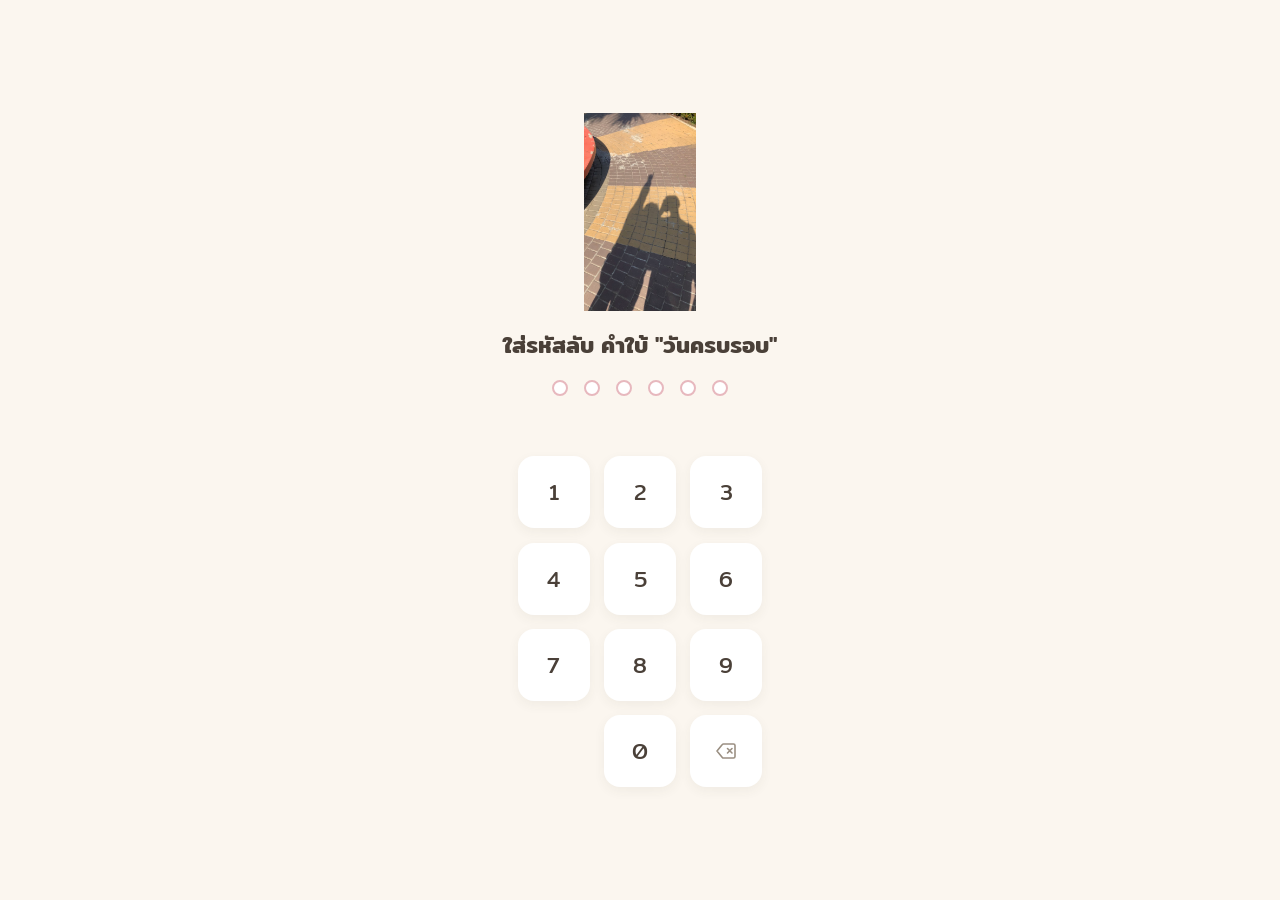
<file: index.html>
<!DOCTYPE html>
<html lang="th">
<head>
    <meta charset="UTF-8">
    <meta name="viewport" content="width=device-width, initial-scale=1.0, viewport-fit=cover">
    <title>รหัสลับ — Anniversary</title>
    <link rel="stylesheet" href="css/style.css">
    <link rel="stylesheet" href="css/components.css">
    <link rel="stylesheet" href="css/responsive.css">
    <link rel="stylesheet" href="css/chat.css">
    <link rel="stylesheet" href="css/quiz.css">
    <link rel="stylesheet" href="css/photo.css">
    <link rel="stylesheet" href="css/timeline.css">
    <link rel="stylesheet" href="css/flower.css">
    <link rel="stylesheet" href="css/gift.css">
</head>
<body data-page="password">
    <!--
        SPA SHELL — this is now the single entry point for the
        whole site. [data-app-root] below holds whichever page is
        currently showing. Navigation.goToPage() (js/navigation.js)
        fetches the next page's markup from pages/*.html, fades the
        current content out, swaps the new markup in here, then
        fades it back in — no full page reload happens after this
        first load.

        pages/*.html remain the place each page's content actually
        lives (see README → "วิธีเพิ่มหน้าใหม่" for how to add a new
        one) — they're just fetched as plain HTML fragments now
        instead of being navigated to directly. All of the site's
        CSS and JS is loaded once, right here, up front.
    -->
    <div id="app" data-app-root>

        <!--
            PAGE 1 — SECRET PASSWORD
            Numeric keypad + password dots. Logic lives in js/password.js,
            the password itself is set in PASSWORD_CONFIG at the top of
            that file. On a correct password this hands off to
            Navigation.goToPage('flower', ...).
        -->
        <main class="page">
            <div class="page-content" data-page-content>

                <div class="illustration" data-reveal>
                    <img src="assets/images/pic1.jpg" alt="pic1">
                </div>

                <h1 class="page-title" data-reveal data-reveal-delay="80">ใส่รหัสลับ คำใบ้ "วันครบรอบ"</h1>

                <div class="password-display" data-password-display data-reveal data-reveal-delay="140">
                    <span class="password-dot"></span>
                    <span class="password-dot"></span>
                    <span class="password-dot"></span>
                    <span class="password-dot"></span>
                    <span class="password-dot"></span>
                    <span class="password-dot"></span>
                </div>

                <p class="password-feedback" data-password-feedback role="status" aria-live="polite"></p>

                <div class="keypad" data-keypad data-reveal data-reveal-delay="200">
                    <button type="button" class="keypad-key" data-key="1">1</button>
                    <button type="button" class="keypad-key" data-key="2">2</button>
                    <button type="button" class="keypad-key" data-key="3">3</button>
                    <button type="button" class="keypad-key" data-key="4">4</button>
                    <button type="button" class="keypad-key" data-key="5">5</button>
                    <button type="button" class="keypad-key" data-key="6">6</button>
                    <button type="button" class="keypad-key" data-key="7">7</button>
                    <button type="button" class="keypad-key" data-key="8">8</button>
                    <button type="button" class="keypad-key" data-key="9">9</button>
                    <span class="keypad-spacer" aria-hidden="true"></span>
                    <button type="button" class="keypad-key" data-key="0">0</button>
                    <button type="button" class="keypad-key keypad-key--action" data-key="back" aria-label="ลบตัวเลข">
                        <svg class="keypad-key__icon" viewBox="0 0 24 24" width="22" height="22" fill="none" aria-hidden="true">
                            <path d="M9.5 5h10A1.5 1.5 0 0 1 21 6.5v11a1.5 1.5 0 0 1-1.5 1.5h-10a1.5 1.5 0 0 1-1.19-.58L3 12l5.31-6.42A1.5 1.5 0 0 1 9.5 5Z" stroke="currentColor" stroke-width="1.6" stroke-linejoin="round"/>
                            <path d="M13.5 9.5 18 14M18 9.5l-4.5 4.5" stroke="currentColor" stroke-width="1.6" stroke-linecap="round"/>
                        </svg>
                    </button>
                </div>

            </div>
        </main>

    </div>

    <script src="js/navigation.js"></script>
    <script src="js/animations.js"></script>
    <script src="js/password.js"></script>
    <script src="js/chat-data.js"></script>
    <script src="js/chat.js"></script>
    <script src="js/quiz-data.js"></script>
    <script src="js/quiz.js"></script>
    <script src="js/photo.js"></script>
    <script src="js/timeline-data.js"></script>
    <script src="js/timeline.js"></script>
    <script src="js/gift.js"></script>
    <script src="js/main.js"></script>
</body>
</html>
</file>
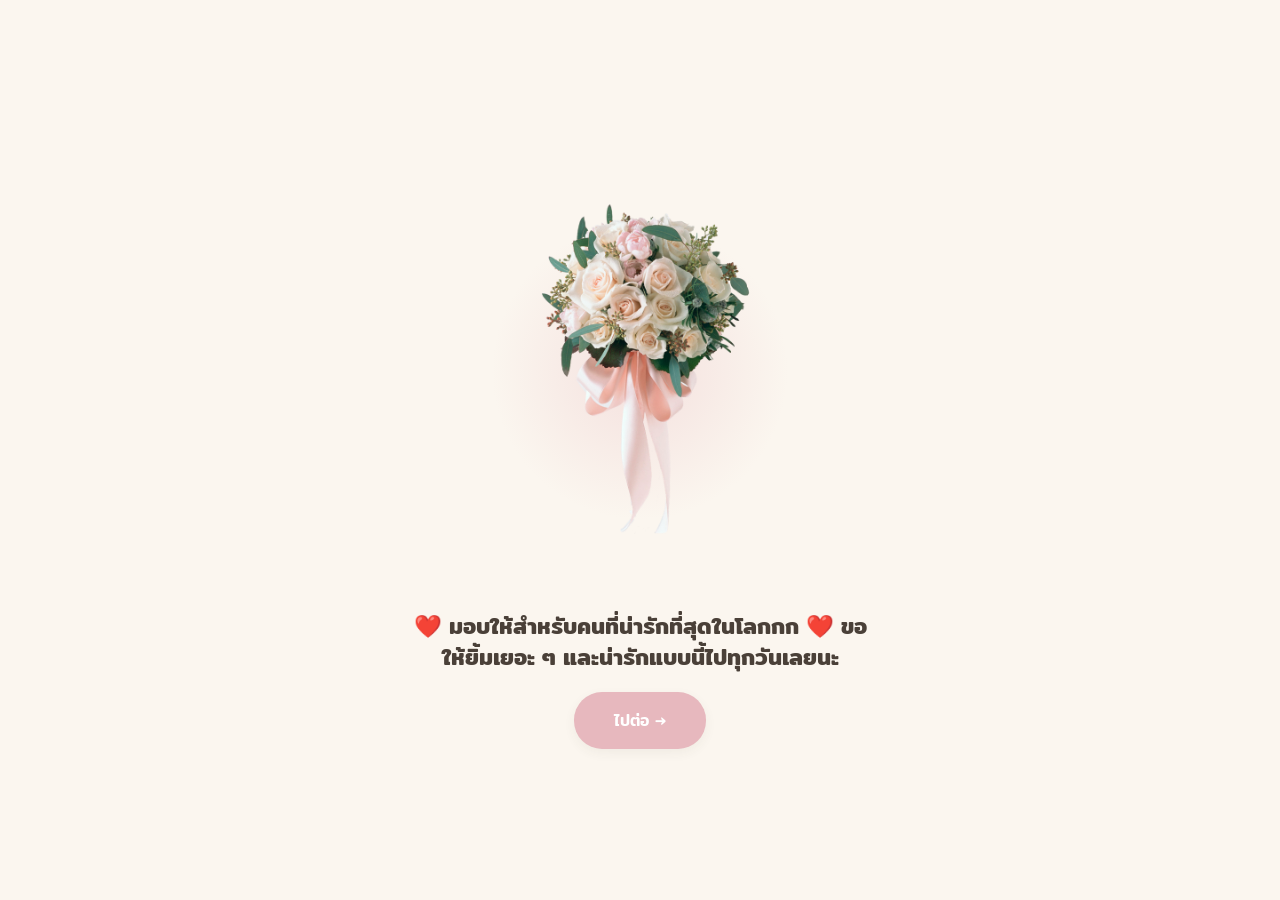
<file: pages/flower.html>
<!DOCTYPE html>
<html lang="th">

<head>
    <meta charset="UTF-8">
    <meta name="viewport" content="width=device-width, initial-scale=1.0, viewport-fit=cover">
    <title>ดอกไม้ — Anniversary</title>
    <link rel="stylesheet" href="../css/style.css">
    <link rel="stylesheet" href="../css/components.css">
    <link rel="stylesheet" href="../css/responsive.css">
    <link rel="stylesheet" href="../css/flower.css">
</head>

<body data-page="flower">
    <!--
        PAGE 2 — FLOWER
        Shown right after the password gate unlocks. Photo lives at
        assets/flowers/flower.png — swap the file (or the src below)
        to change it later; .flower-bouquet in css/components.css
        scales/fits any image (square illustration or tall photo)
        without cropping, via object-fit: contain. The "ไปต่อ →"
        button hands off to Navigation.goToPage('page3').

        Decorative effects (glow behind the bouquet, drifting
        petals, twinkling sparkles) are pure CSS, no JS — all live
        in css/flower.css and never need this file to change. The
        floating bouquet motion reuses the shared .is-floating
        class from components.css (same one used for hero
        illustrations elsewhere).
    -->
    <main class="page">
        <div class="flower-decor" aria-hidden="true">
            <span class="flower-decor-petal flower-decor-petal--1">❀</span>
            <span class="flower-decor-petal flower-decor-petal--2">❀</span>
            <span class="flower-decor-petal flower-decor-petal--3">❀</span>
            <span class="flower-decor-petal flower-decor-petal--4">❀</span>
            <span class="flower-decor-petal flower-decor-petal--5">❀</span>
            <span class="flower-decor-sparkle flower-decor-sparkle--1">✦</span>
            <span class="flower-decor-sparkle flower-decor-sparkle--2">✧</span>
            <span class="flower-decor-sparkle flower-decor-sparkle--3">✦</span>
        </div>

        <div class="page-content" data-page-content>

            <div class="flower-bouquet-wrap" data-reveal>
                <div class="flower-bouquet is-floating">
                    <img src="../assets/flowers/flower.png" alt="ช่อดอกไม้">
                </div>
            </div>

            <h1 class="page-title" data-reveal data-reveal-delay="180">❤️ มอบให้สำหรับคนที่น่ารักที่สุดในโลกกก ❤️ ขอให้ยิ้มเยอะ ๆ และน่ารักแบบนี้ไปทุกวันเลยนะ </h1>

            <button type="button" class="btn btn-primary" data-nav-target="page3" data-reveal data-reveal-delay="340">
                ไปต่อ →
            </button>

        </div>
    </main>

    <script src="../js/navigation.js"></script>
    <script src="../js/animations.js"></script>
    <script src="../js/password.js"></script>
    <script src="../js/main.js"></script>
</body>

</html>
</file>
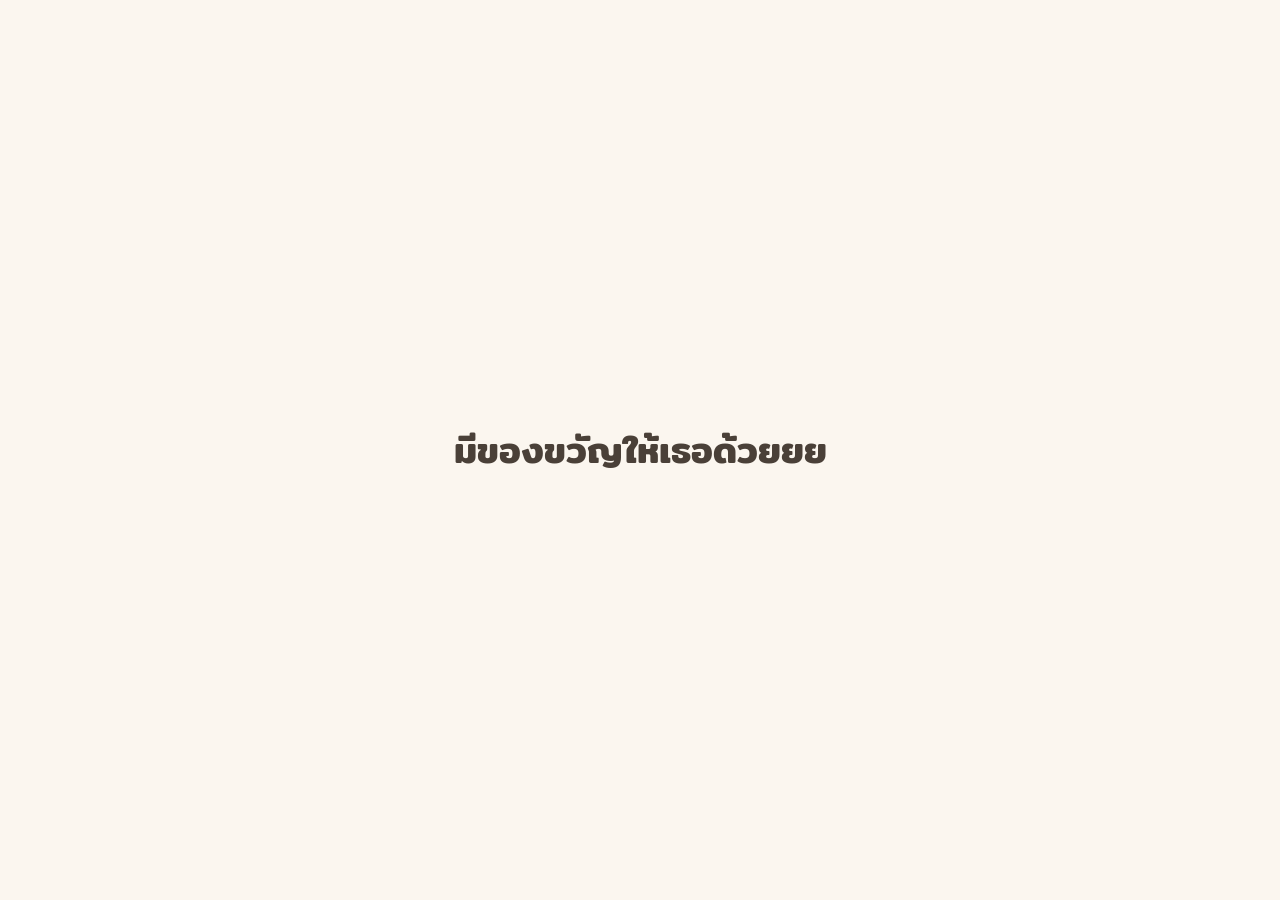
<file: pages/gift.html>
<!DOCTYPE html>
<html lang="th">
<head>
    <meta charset="UTF-8">
    <meta name="viewport" content="width=device-width, initial-scale=1.0, viewport-fit=cover">
    <title>ของขวัญ — Anniversary</title>
    <link rel="stylesheet" href="../css/style.css">
    <link rel="stylesheet" href="../css/components.css">
    <link rel="stylesheet" href="../css/responsive.css">
    <link rel="stylesheet" href="../css/gift.css">
</head>
<body data-page="gift">
    <!--
        PAGE 7 — GIFT BOX
        Reached from the Timeline page's "ยังมีอีกอย่างให้ดูนะ →"
        button, which js/timeline.js reveals below the envelope
        once the letter has been read once (data-nav-target="gift"
        needs no extra JS — main.js binds it automatically).

        Sequence, driven entirely by js/gift.js:
          1. A big line fades in dead-center announcing there's a
             gift too (data-gift-intro), typing itself in left to
             right via Animations.revealTextByChar.
          2. Once it's had its moment on screen, it fades back out
             and a wrapped parcel scales/fades into the same spot
             (data-gift-box-wrap / data-gift-box).
          3. Tapping the box plays an opening animation — the lid
             (+ bow) lifts off and drifts away while the bouquet
             rises up out of the box — plus a little heart burst
             (Animations.burstHearts, same one used on the
             password page) and a closing caption takes over the
             full screen, typing itself in left to right via
             Animations.revealTextByChar.

        Timings live at the top of js/gift.js; colors/shapes for
        the box itself live in css/gift.css. This file only holds
        the empty shell that script renders into — nothing here
        should need to change to retime or reword any of it.
    -->
    <main class="page gift-page">
        <div class="gift-decor" aria-hidden="true">
            <span class="gift-decor-sparkle gift-decor-sparkle--1">✦</span>
            <span class="gift-decor-sparkle gift-decor-sparkle--2">✧</span>
            <span class="gift-decor-sparkle gift-decor-sparkle--3">✦</span>
        </div>

        <div class="page-content gift-content" data-page-content>

            <div class="gift-stage" data-gift-stage>

                <p class="gift-intro" data-gift-intro><span class="gift-intro-text" data-gift-intro-text>มีของขวัญให้เธอด้วยยย</span></p>

                <div class="gift-box-wrap" data-gift-box-wrap>
                    <button type="button" class="gift-box" data-gift-box aria-label="แตะเพื่อเปิดของขวัญ">
                        <span class="gift-box-flower" aria-hidden="true">
                            <img src="../assets/flowers/bouquet.svg" alt="">
                        </span>
                        <span class="gift-box-body" aria-hidden="true"></span>
                        <span class="gift-box-ribbon-v" aria-hidden="true"></span>
                        <span class="gift-box-lid" aria-hidden="true"></span>
                        <span class="gift-box-bow" aria-hidden="true">🎀</span>
                    </button>
                    <p class="gift-hint" data-gift-hint>แกะกล่องขวัญของจริงก่อนนะ ค่อยกด</p>
                </div>

            </div>

            <p class="gift-caption" data-gift-caption><span class="gift-caption-text" data-gift-caption-text>สุขสันต์วันครบรอบนะเธอ ขอให้เรารักกันแบบนี้ไปอีกนาน ๆ เลยนะ ❤️</span></p>

        </div>
    </main>

    <script src="../js/navigation.js"></script>
    <script src="../js/animations.js"></script>
    <script src="../js/password.js"></script>
    <script src="../js/main.js"></script>
    <script src="../js/gift.js"></script>
</body>
</html>
</file>
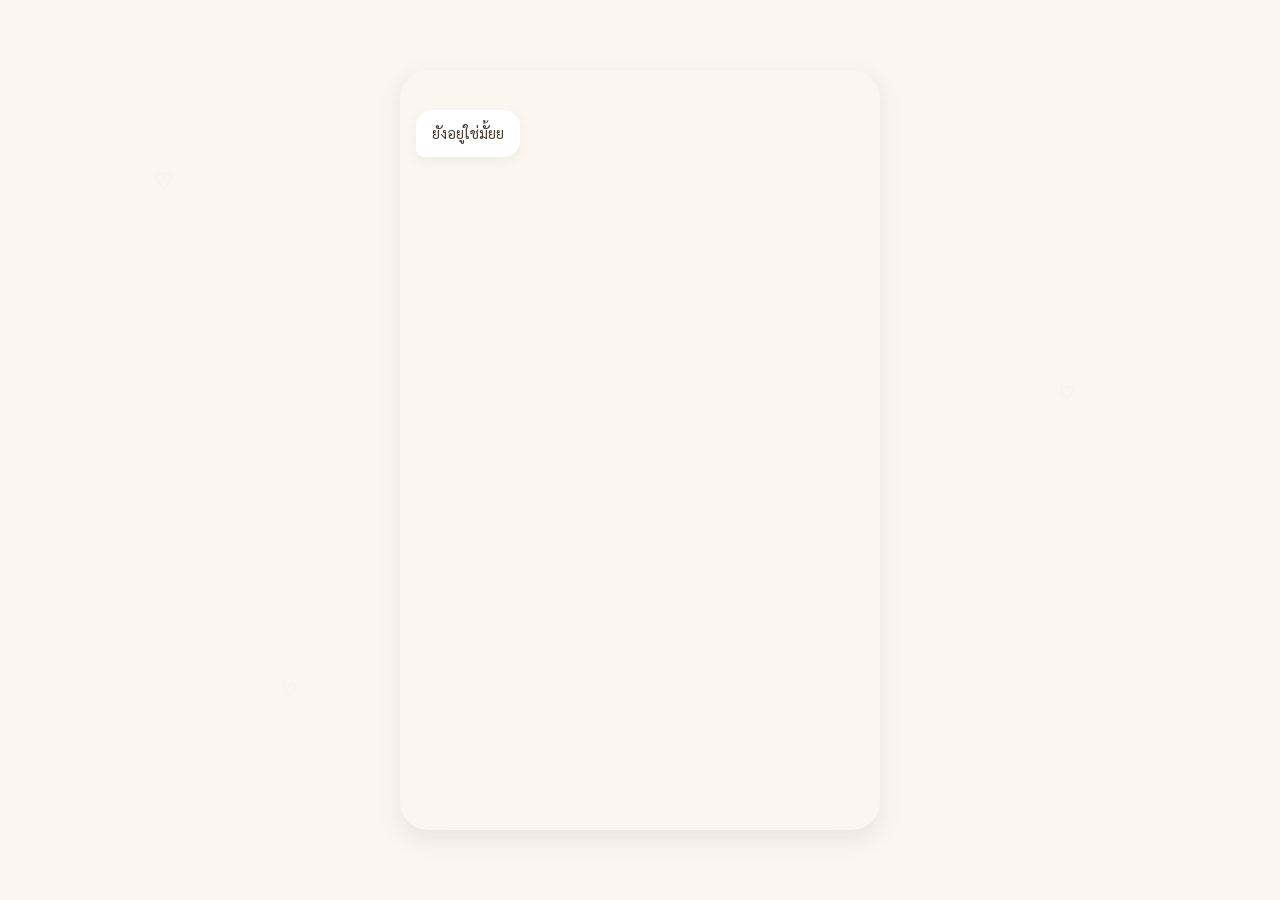
<file: pages/page3.html>
<!DOCTYPE html>
<html lang="th">
<head>
    <meta charset="UTF-8">
    <meta name="viewport" content="width=device-width, initial-scale=1.0, viewport-fit=cover">
    <title>บทสนทนา — Anniversary</title>
    <link rel="stylesheet" href="../css/style.css">
    <link rel="stylesheet" href="../css/components.css">
    <link rel="stylesheet" href="../css/responsive.css">
    <link rel="stylesheet" href="../css/chat.css">
</head>
<body data-page="page3">
    <!--
        PAGE 3 — CHAT STORY
        A branching chat conversation, not a static placeholder.
        Content lives in js/chat-data.js (edit that file to change
        the story). Rendering/typing-indicator/branching logic lives
        in js/chat.js. This file only holds the empty chat window
        that those scripts render into — no message text belongs here.
    -->
    <div class="chat-page">
        <div class="chat-decor" aria-hidden="true">
            <span class="chat-decor-heart chat-decor-heart--1">♡</span>
            <span class="chat-decor-heart chat-decor-heart--2">♡</span>
            <span class="chat-decor-heart chat-decor-heart--3">♡</span>
        </div>

        <div class="chat-frame">
            <div class="chat-window" data-chat-window role="log" aria-live="polite" aria-label="บทสนทนา"></div>
            <div class="chat-options-dock" data-chat-dock></div>
        </div>
    </div>

    <script src="../js/navigation.js"></script>
    <script src="../js/animations.js"></script>
    <script src="../js/password.js"></script>
    <script src="../js/main.js"></script>
    <script src="../js/chat-data.js"></script>
    <script src="../js/chat.js"></script>
</body>
</html>
</file>
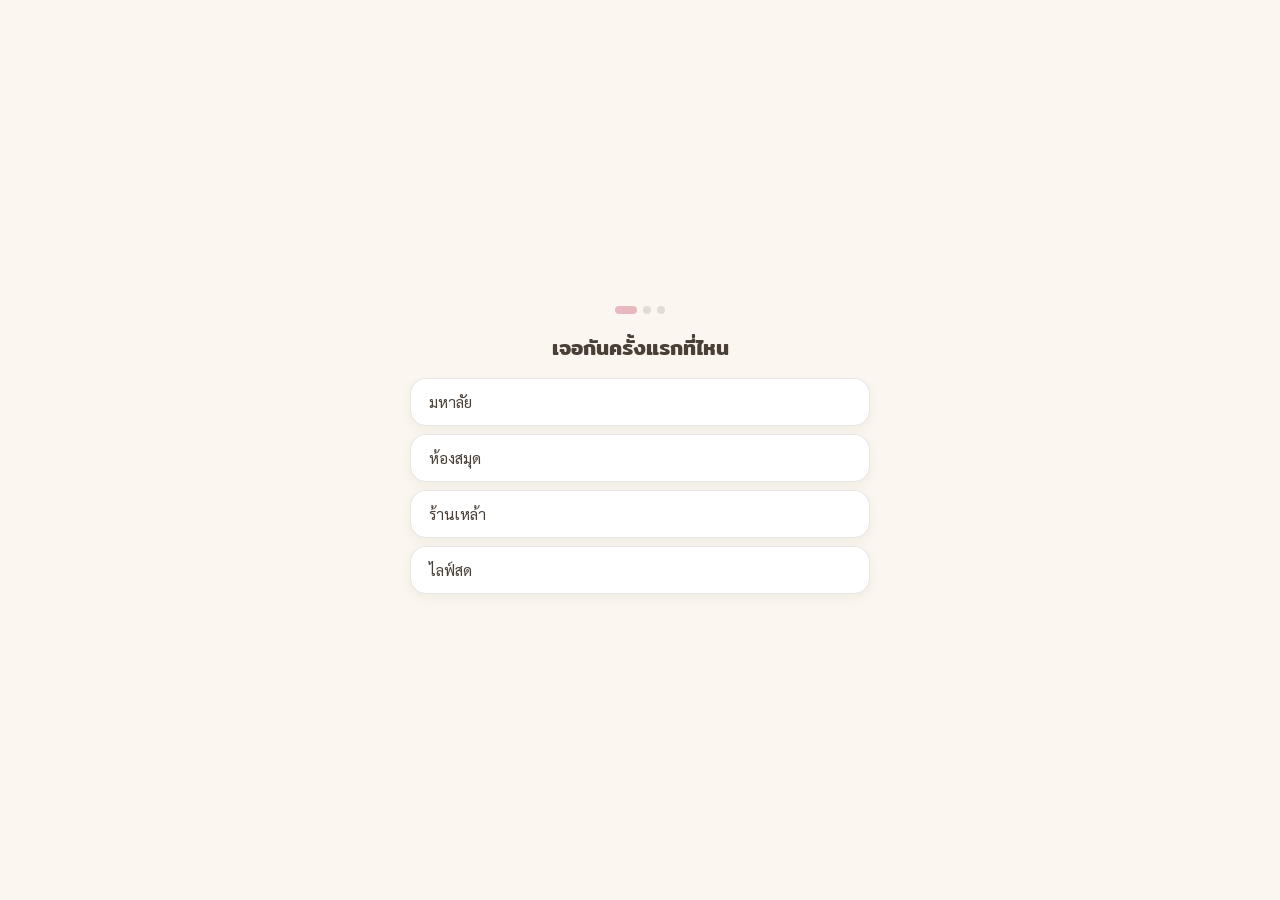
<file: pages/quiz.html>
<!DOCTYPE html>
<html lang="th">
<head>
    <meta charset="UTF-8">
    <meta name="viewport" content="width=device-width, initial-scale=1.0, viewport-fit=cover">
    <title>คำถามท้ายเรื่อง — Anniversary</title>
    <link rel="stylesheet" href="../css/style.css">
    <link rel="stylesheet" href="../css/components.css">
    <link rel="stylesheet" href="../css/responsive.css">
    <link rel="stylesheet" href="../css/quiz.css">
</head>
<body data-page="quiz">
    <!--
        PAGE 4 — QUIZ
        Reached from Page 3's chat once the conversation ends
        (the "ไปต่อ →" button there hands off here via
        Navigation.goToPage('quiz')). 3 questions, 4 options
        each, one question shown at a time. Content lives in
        js/quiz-data.js (edit that file to change the questions
        or answer choices) — rendering/transition logic lives in
        js/quiz.js. This file only holds the empty shell those
        scripts render into.
    -->
    <main class="page">
        <div class="page-content" data-page-content>

            <div class="quiz-progress" data-quiz-progress data-reveal></div>

            <div class="quiz-card" data-quiz-card data-reveal data-reveal-delay="100"></div>

        </div>
    </main>

    <script src="../js/navigation.js"></script>
    <script src="../js/animations.js"></script>
    <script src="../js/password.js"></script>
    <script src="../js/main.js"></script>
    <script src="../js/quiz-data.js"></script>
    <script src="../js/quiz.js"></script>
</body>
</html>
</file>
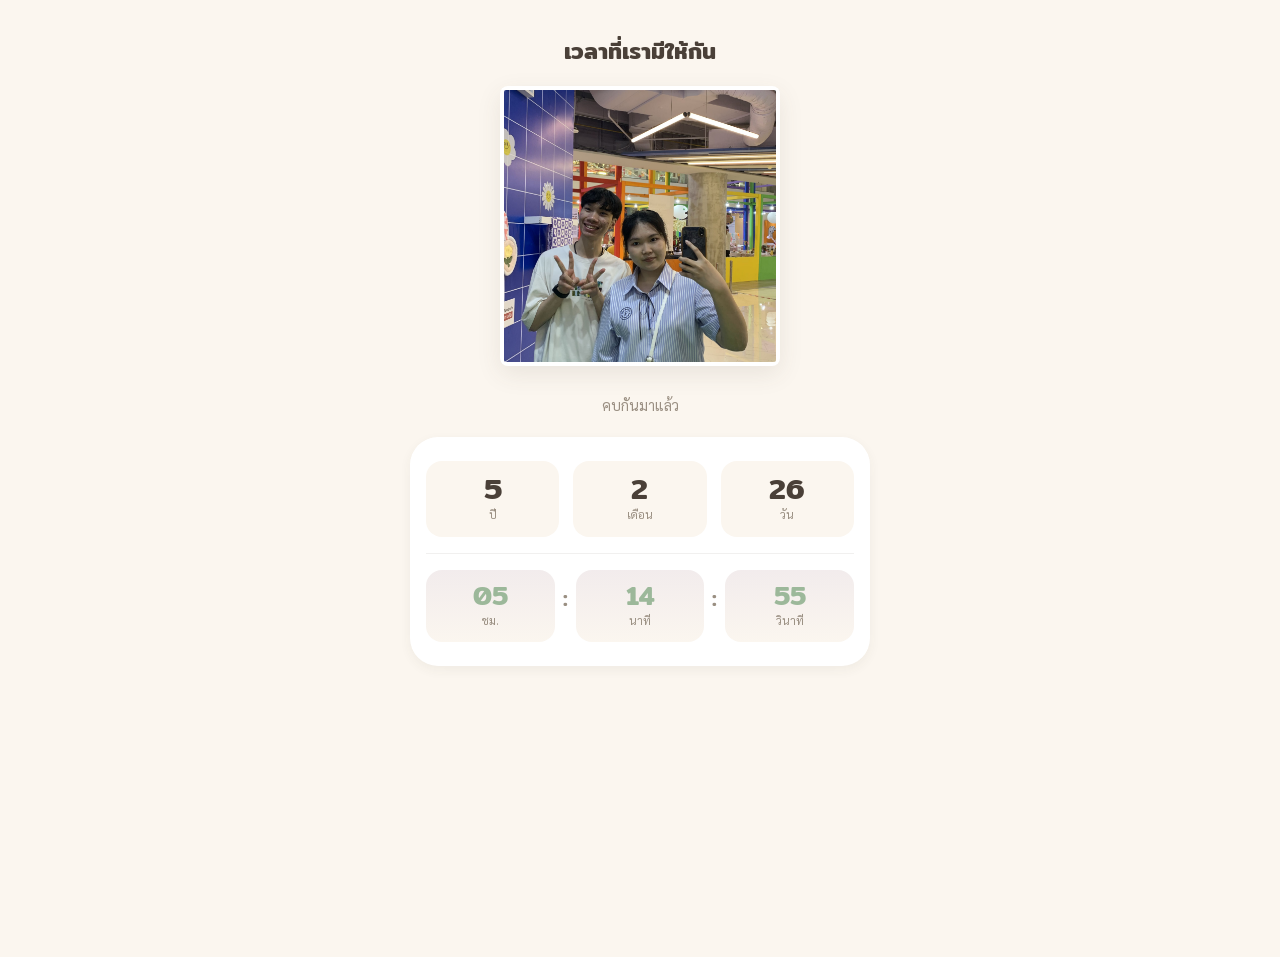
<file: pages/timeline.html>
<!DOCTYPE html>
<html lang="th">
<head>
    <meta charset="UTF-8">
    <meta name="viewport" content="width=device-width, initial-scale=1.0, viewport-fit=cover">
    <title>เวลาของเรา — Anniversary</title>
    <link rel="stylesheet" href="../css/style.css">
    <link rel="stylesheet" href="../css/components.css">
    <link rel="stylesheet" href="../css/responsive.css">
    <link rel="stylesheet" href="../css/timeline.css">
</head>
<body data-page="timeline">
    <!--
        PAGE 6 — TIMELINE
        Reached from the Photo Booth page's "ไปต่อ →" button once
        all 5 postcards have printed (js/photo.js hands off here
        via Navigation.goToPage('timeline')). Shows a small photo
        collage, then a live, calendar-accurate counter of how
        long the couple has been together. About
        TimelineData.envelopeDelayMs (default 5s) after the page
        loads, an envelope fades in below the counter — tapping it
        plays an open animation and reveals the full letter in an
        overlay (closable via ×, the dark backdrop, or Esc, and
        re-openable afterward by tapping the envelope again).

        Once the letter has been closed for the first time,
        js/timeline.js fades in a "ไปต่อ →" button below the
        envelope (data-timeline-continue) — data-nav-target="gift"
        hands off to the new Gift page (pages/gift.html) with no
        extra JS needed (main.js binds data-nav-target automatically).

        To change the start date, collage photos, envelope delay,
        or the letter's text: edit js/timeline-data.js only.
        Rendering/animation logic lives in js/timeline.js — this
        file only holds the empty shell that script renders into.
    -->
    <main class="page">
        <div class="page-content" data-page-content>

            <h1 class="page-title" data-reveal>เวลาที่เรามีให้กัน</h1>

            <div class="timeline-collage" data-timeline-collage data-reveal data-reveal-delay="100" aria-hidden="true"></div>

            <p class="timeline-caption" data-reveal data-reveal-delay="180">คบกันมาแล้ว</p>

            <div class="timeline-counter" data-reveal data-reveal-delay="240">
                <div class="counter-group counter-group--date">
                    <div class="counter-unit">
                        <span class="counter-value" data-counter="years">0</span>
                        <span class="counter-label">ปี</span>
                    </div>
                    <div class="counter-unit">
                        <span class="counter-value" data-counter="months">0</span>
                        <span class="counter-label">เดือน</span>
                    </div>
                    <div class="counter-unit">
                        <span class="counter-value" data-counter="days">0</span>
                        <span class="counter-label">วัน</span>
                    </div>
                </div>

                <div class="counter-group counter-group--time">
                    <div class="counter-unit counter-unit--time">
                        <span class="counter-value" data-counter="hours">00</span>
                        <span class="counter-label">ชม.</span>
                    </div>
                    <span class="counter-colon" aria-hidden="true">:</span>
                    <div class="counter-unit counter-unit--time">
                        <span class="counter-value" data-counter="minutes">00</span>
                        <span class="counter-label">นาที</span>
                    </div>
                    <span class="counter-colon" aria-hidden="true">:</span>
                    <div class="counter-unit counter-unit--time">
                        <span class="counter-value" data-counter="seconds">00</span>
                        <span class="counter-label">วินาที</span>
                    </div>
                </div>
            </div>

            <div class="envelope-wrap" data-envelope-wrap>
                <button type="button" class="envelope" data-envelope-btn aria-label="แตะเพื่อเปิดจดหมาย">
                    <span class="envelope-letter" aria-hidden="true"></span>
                    <span class="envelope-back" aria-hidden="true"></span>
                    <span class="envelope-flap" aria-hidden="true"></span>
                    <span class="envelope-heart" aria-hidden="true">♥</span>
                </button>
                <p class="envelope-hint" data-envelope-hint>แตะซองจดหมาย</p>
            </div>

            <div class="timeline-continue" data-timeline-continue>
                <button type="button" class="btn btn-primary" data-nav-target="gift">
                    ยังมีอีกอย่างให้ดูนะ →
                </button>
            </div>

        </div>
    </main>

    <!--
        Letter overlay — hidden until the envelope is tapped.
        Styled to echo the photo page's lightbox (same backdrop +
        centered card + × / backdrop / Esc close pattern) so the
        two feel like the same site.
    -->
    <div class="letter-overlay" data-letter-overlay aria-hidden="true">
        <button type="button" class="letter-backdrop" data-letter-close aria-label="ปิด"></button>
        <div class="letter-paper">
            <p class="letter-text" data-letter-text></p>
            <button type="button" class="letter-close" data-letter-close aria-label="ปิด">×</button>
        </div>
    </div>

    <script src="../js/navigation.js"></script>
    <script src="../js/animations.js"></script>
    <script src="../js/password.js"></script>
    <script src="../js/main.js"></script>
    <script src="../js/timeline-data.js"></script>
    <script src="../js/timeline.js"></script>
</body>
</html>
</file>
<file: css/style.css>
/* =========================================================
   style.css
   Global styles: CSS variables (design tokens), typography,
   color system, base element resets.

   This file is the single source of truth for the site's
   look and feel. To change the whole theme, change the
   variables in :root below — avoid hardcoding colors,
   spacing, or radii anywhere else in the project.
   ========================================================= */

@import url('https://fonts.googleapis.com/css2?family=Mitr:wght@400;500;600&family=Sarabun:wght@300;400;500;600&display=swap');

:root {
    /* ---- Color palette ----
       Minimal pastel / cute / clean. Keep this list short
       (4–6 core colors) and reuse them everywhere. */
    --color-bg: #FBF6EF;          /* warm cream page background */
    --color-surface: #FFFFFF;     /* cards, keypad buttons, panels */
    --color-primary: #E7B8BE;     /* dusty pink — primary actions */
    --color-secondary: #9CB89A;   /* sage — secondary accents */
    --color-accent: #C3B6DE;      /* soft lavender — highlights */
    --color-text: #4A4038;        /* warm dark brown-gray — body text */
    --color-muted: #9A8F82;       /* muted text, placeholders, hints */
    --color-error: #C97B7B;       /* soft dusty red — error state only */

    /* Chat bubble colors (Page 3). Kept as their own tokens so the
       chat can lean less on pink than the rest of the site while
       still reading as part of the same pastel family. */
    --color-bubble-in: #FFFFFF;      /* incoming message bubble */
    --color-bubble-out: #E9EFE5;     /* outgoing (chosen) bubble — soft sage tint */

    /* ---- Radii ---- */
    --radius-sm: 8px;
    --radius-md: 16px;
    --radius-lg: 28px;
    --radius-round: 50%;

    /* ---- Shadow ---- */
    --shadow-soft: 0 8px 24px rgba(74, 64, 56, 0.10);
    --shadow-softer: 0 4px 12px rgba(74, 64, 56, 0.06);

    /* ---- Transitions ---- */
    --transition-fast: 150ms ease;
    --transition-normal: 300ms ease;
    --transition-slow: 550ms cubic-bezier(0.22, 1, 0.36, 1);

    /* ---- Typography ---- */
    --font-display: 'Mitr', 'Noto Sans Thai', sans-serif;
    --font-body: 'Sarabun', 'Noto Sans Thai', sans-serif;

    /* ---- Spacing scale ---- */
    --space-xs: 8px;
    --space-sm: 16px;
    --space-md: 24px;
    --space-lg: 40px;
    --space-xl: 64px;

    /* ---- Viewport-aware sizes ----
       These scale with the viewport's HEIGHT (not width), so a
       tall stack of elements (illustration + title + dots + a
       4-row keypad) always fits the visible screen without
       producing a vertical scrollbar, on short phones and tall
       screens alike. dvh falls back to vh automatically in any
       browser that doesn't support it. */
    --hero-size: clamp(110px, 22dvh, 200px);
    --keypad-key-size: clamp(46px, 8dvh, 76px);
    --keypad-gap: clamp(8px, 1.6dvh, 16px);
    --stack-gap: clamp(10px, 2.2dvh, 24px);
}

/* ---- Reset ---- */
*,
*::before,
*::after {
    box-sizing: border-box;
    margin: 0;
    padding: 0;
}

html {
    /* Prevents horizontal scroll from any stray wide element */
    overflow-x: hidden;
}

body {
    min-height: 100vh;
    background-color: var(--color-bg);
    color: var(--color-text);
    font-family: var(--font-body);
    font-weight: 400;
    line-height: 1.6;
    font-size: 16px;
    -webkit-font-smoothing: antialiased;
}

img {
    max-width: 100%;
    display: block;
}

button {
    font-family: inherit;
    border: none;
    background: none;
    cursor: pointer;
    color: inherit;
}

a {
    color: inherit;
    text-decoration: none;
}

ul {
    list-style: none;
}

/* ---- Typography base ---- */
h1, h2, h3 {
    font-family: var(--font-display);
    font-weight: 600;
    line-height: 1.35;
}

.page-title {
    font-size: clamp(1.1rem, 4.4dvh, 1.4rem);
}

p {
    max-width: 60ch;
}

/* ---- Visible keyboard focus (accessibility floor) ---- */
:focus-visible {
    outline: 2px solid var(--color-secondary);
    outline-offset: 3px;
    border-radius: var(--radius-sm);
}

/* ---- Respect reduced motion preference ---- */
@media (prefers-reduced-motion: reduce) {
    *, *::before, *::after {
        animation-duration: 0.001ms !important;
        animation-iteration-count: 1 !important;
        transition-duration: 0.001ms !important;
        scroll-behavior: auto !important;
    }
}

/* ---- Shared page shell ----
   Every page centers its content in a single-column column
   that never exceeds a comfortable reading/interaction width. */
.page {
    min-height: 100vh;
    min-height: 100dvh;
    display: flex;
    flex-direction: column;
    align-items: center;
    justify-content: center;
    padding: clamp(16px, 4dvh, 40px) var(--space-sm);
}

.page-content {
    width: 100%;
    max-width: 360px;
    display: flex;
    flex-direction: column;
    align-items: center;
    text-align: center;
    gap: var(--stack-gap);
}
</file>
<file: css/components.css>
/* =========================================================
   components.css
   Reusable UI components: buttons, keypad, password display,
   flower section, cards. Keep component styles scoped to a
   single class so they can be reused across pages.
   ========================================================= */

/* ---- Illustration wrapper (used on any page with a hero image) ---- */
.illustration {
    width: var(--hero-size);
    height: var(--hero-size);
    display: flex;
    align-items: center;
    justify-content: center;
}

.illustration img,
.illustration svg {
    width: 100%;
    height: 100%;
    /* object-fit was missing, so a non-square image (e.g. pic1.jpg)
       got stretched to fill this square box instead of scaling
       proportionally — that's the "squished vertically" look. */
    object-fit: contain;
}

/* ---- Password display: a row of dots ---- */
.password-display {
    display: flex;
    justify-content: center;
    gap: var(--space-sm);
}

.password-dot {
    width: 16px;
    height: 16px;
    border-radius: var(--radius-round);
    background-color: var(--color-surface);
    border: 2px solid var(--color-primary);
    transition: background-color var(--transition-fast), border-color var(--transition-fast);
}

.password-dot.is-filled {
    background-color: var(--color-primary);
    animation: dotPop 260ms cubic-bezier(0.34, 1.56, 0.64, 1);
}

@keyframes dotPop {
    0% { transform: scale(0.6); }
    55% { transform: scale(1.35); }
    100% { transform: scale(1.1); }
}

/* Shake feedback for a wrong password */
.password-display.is-shaking {
    animation: shake 420ms ease;
}

.password-display.is-shaking .password-dot.is-filled {
    border-color: var(--color-error);
    background-color: var(--color-error);
}

@keyframes shake {
    10%, 90% { transform: translateX(-2px); }
    20%, 80% { transform: translateX(4px); }
    30%, 50%, 70% { transform: translateX(-8px); }
    40%, 60% { transform: translateX(8px); }
}

/* Lock illustration reacts alongside the dots: a little headshake
   on wrong password, a relieved bounce+spin on the correct one. */
.illustration.is-shaking {
    animation: shake 420ms ease;
}

.illustration.is-unlocked {
    animation: lockBounce 550ms cubic-bezier(0.34, 1.56, 0.64, 1);
}

@keyframes lockBounce {
    0% { transform: scale(1) rotate(0deg); }
    35% { transform: scale(1.18) rotate(-8deg); }
    65% { transform: scale(0.96) rotate(4deg); }
    100% { transform: scale(1.06) rotate(0deg); }
}

/* Feedback message under the password display (no browser alerts) */
.password-feedback {
    min-height: 1.4em;
    font-size: 0.9rem;
    color: var(--color-error);
    opacity: 0;
    transition: opacity var(--transition-fast);
}

.password-feedback.is-visible {
    opacity: 1;
}

/* ---- Numeric keypad ----
   Keys are a fixed, viewport-height-aware size (--keypad-key-size)
   rather than stretched to fill the container width. This is what
   keeps the digits from growing huge on wide/short screens and
   pushing the page taller than the viewport. */
.keypad {
    display: grid;
    grid-template-columns: repeat(3, var(--keypad-key-size));
    grid-auto-rows: var(--keypad-key-size);
    gap: var(--keypad-gap);
    justify-content: center;
}

.keypad-key {
    position: relative;
    display: flex;
    align-items: center;
    justify-content: center;
    overflow: hidden;
    background-color: var(--color-surface);
    border-radius: var(--radius-md);
    box-shadow: var(--shadow-softer);
    font-family: var(--font-display);
    font-size: clamp(1rem, 3.4dvh, 1.35rem);
    color: var(--color-text);
    transition: transform var(--transition-fast), box-shadow var(--transition-fast);
}

.keypad-key:hover {
    box-shadow: var(--shadow-soft);
}

.keypad-key:active,
.keypad-key.is-pressed {
    transform: scale(0.92);
}

.keypad-key--action {
    background-color: var(--color-surface);
    box-shadow: var(--shadow-softer);
    color: var(--color-muted);
}

.keypad-key--action:hover {
    box-shadow: var(--shadow-soft);
    color: var(--color-error);
}

.keypad-key--action:active,
.keypad-key--action.is-pressed {
    color: var(--color-error);
}

.keypad-key__icon {
    display: block;
    width: clamp(18px, 3.4dvh, 24px);
    height: clamp(18px, 3.4dvh, 24px);
    transition: transform var(--transition-fast);
}

.keypad-key--action:active .keypad-key__icon,
.keypad-key--action.is-pressed .keypad-key__icon {
    transform: translateX(-2px);
}

/* Empty grid cell so the "0" key stays visually centered under
   the 8, matching a familiar phone-keypad layout now that there's
   no confirm key on the last row. */
.keypad-spacer {
    width: var(--keypad-key-size);
    height: var(--keypad-key-size);
}

/* Soft circular ripple dropped in at the tap point by password.js.
   Removed automatically once its animation ends. */
.keypad-ripple {
    position: absolute;
    width: 12px;
    height: 12px;
    border-radius: var(--radius-round);
    background-color: var(--color-primary);
    opacity: 0.35;
    pointer-events: none;
    transform: translate(-50%, -50%) scale(0);
    animation: rippleOut 480ms ease-out forwards;
}

.keypad-key--action .keypad-ripple {
    background-color: var(--color-muted);
    opacity: 0.25;
}

@keyframes rippleOut {
    to {
        transform: translate(-50%, -50%) scale(9);
        opacity: 0;
    }
}

/* ---- Buttons ---- */
.btn {
    display: inline-flex;
    align-items: center;
    justify-content: center;
    gap: var(--space-xs);
    padding: 14px 32px;
    border-radius: var(--radius-lg);
    font-family: var(--font-display);
    font-weight: 500;
    font-size: 1rem;
    transition: transform var(--transition-fast), box-shadow var(--transition-fast);
}

.btn-primary {
    background-color: var(--color-primary);
    color: var(--color-surface);
    box-shadow: var(--shadow-softer);
}

.btn-primary:hover {
    box-shadow: var(--shadow-soft);
    transform: translateY(-1px);
}

.btn-primary:active {
    transform: translateY(0);
}

/* ---- Flower / bouquet section ----
   Height-bounded box (not just width-capped) with object-fit:
   contain on the img, so this works the same whether the source
   is a small square illustration or a tall portrait photo — the
   image always scales to fit without cropping or distorting, and
   never blows past the available screen height. */
.flower-bouquet {
    width: 100%;
    max-width: 340px;
    height: clamp(240px, 50dvh, 440px);
    margin-inline: auto;
}

.flower-bouquet img {
    width: 100%;
    height: 100%;
    object-fit: contain;
}

/* ---- Placeholder page card (page3 and future pages) ---- */
.placeholder-card {
    display: flex;
    flex-direction: column;
    align-items: center;
    gap: var(--space-sm);
    color: var(--color-muted);
}

/* Gentle continuous float, used on hero illustrations */
.is-floating {
    animation: floatY 4s ease-in-out infinite;
}

@keyframes floatY {
    0%, 100% { transform: translateY(0); }
    50% { transform: translateY(-8px); }
}

/* ---- Generic entrance animation hook ----
   Elements start hidden via this class; animations.js
   removes it (or adds .is-visible) to trigger a fade/slide in. */
.fade-in-element {
    opacity: 0;
}

.fade-in-element.is-visible {
    animation: fadeSlideUp var(--transition-slow) forwards;
}

@keyframes fadeSlideUp {
    from {
        opacity: 0;
        transform: translateY(16px);
    }
    to {
        opacity: 1;
        transform: translateY(0);
    }
}

/* ---- SPA page transition ----
   navigation.js swaps pages by fetching pages/*.html and
   replacing the contents of [data-app-root] (#app in index.html)
   instead of doing a full page reload. These two classes are
   toggled on that container: `.is-leaving` fades/slides the
   outgoing page out, then — once the new content is in place —
   `.is-entering` starts the incoming page from the same hidden
   state before being removed a frame later so it transitions
   back to normal. Works the same regardless of which page's
   markup is currently inside #app. */
[data-app-root] {
    transition: opacity var(--transition-normal), transform var(--transition-normal);
}

[data-app-root].is-leaving,
[data-app-root].is-entering {
    opacity: 0;
    transform: translateY(10px) scale(0.99);
}

/* Success unlock animation on the whole password page content */
.is-unlocking {
    animation: unlockOut var(--transition-slow) forwards;
}

@keyframes unlockOut {
    from {
        opacity: 1;
        transform: scale(1);
    }
    to {
        opacity: 0;
        transform: scale(1.05);
    }
}

/* ---- Heart burst (correct password) ----
   A fixed, full-viewport, click-through layer that password.js
   fills with a handful of little hearts, then clears once they've
   finished floating up and fading out. */
.heart-burst {
    position: fixed;
    inset: 0;
    pointer-events: none;
    overflow: hidden;
    z-index: 20;
}

.heart-burst-piece {
    position: absolute;
    bottom: 8%;
    font-size: var(--heart-size, 20px);
    color: var(--color-primary);
    opacity: 0;
    animation: heartFloat 1100ms ease-out forwards;
    animation-delay: var(--heart-delay, 0ms);
}

@keyframes heartFloat {
    0% {
        opacity: 0;
        transform: translateY(0) scale(0.6) rotate(var(--heart-rotate, 0deg));
    }
    15% {
        opacity: 1;
    }
    100% {
        opacity: 0;
        transform: translateY(-60vh) scale(1) rotate(var(--heart-rotate, 0deg));
    }
}
</file>
<file: css/responsive.css>
/* =========================================================
   responsive.css
   Mobile-first breakpoints.

   Illustration size, keypad key size, title size, and page
   padding all scale automatically with viewport HEIGHT via the
   clamp()-based tokens defined in css/style.css (--hero-size,
   --keypad-key-size, --stack-gap, .page-title). That's what
   keeps Page 1 fitting the screen without a scrollbar on short
   phones — so this file only needs to handle WIDTH: giving the
   content column more room on tablets and desktops.
   ========================================================= */

/* ---- Tablet: 768px – 1023px ---- */
@media (min-width: 768px) {
    .page-content {
        max-width: 420px;
    }

    .flower-bouquet {
        max-width: 420px;
    }
}

/* ---- Desktop: 1024px+ ---- */
@media (min-width: 1024px) {
    .page-content {
        max-width: 460px;
    }

    .flower-bouquet {
        max-width: 520px;
    }

    .btn {
        padding: 16px 40px;
    }
}

/* ---- Orientation safety: short landscape phones ----
   Height-based sizing already shrinks everything here; this
   just stops the page from centering content off the top edge
   when there's barely any vertical space at all. */
@media (max-height: 420px) and (orientation: landscape) {
    .page {
        justify-content: flex-start;
    }
}
</file>
<file: css/chat.css>
/* =========================================================
   chat.css
   Page-3-only styles for the chat-story UI. Loaded only by
   pages/page3.html, so Page 1 and Page 2 are untouched by
   anything in this file. Uses the same design tokens as the
   rest of the site (css/style.css) plus two chat-specific
   bubble-color tokens defined there (--color-bubble-in/out).
   ========================================================= */

/* ---- Page shell ----
   Unlike .page (used by Page 1/2, which vertically centers a
   short card), the chat needs to fill the screen and scroll,
   so it gets its own shell instead of reusing .page. */
.chat-page {
    position: relative;
    min-height: 100vh;
    min-height: 100dvh;
    display: flex;
    justify-content: center;
    background-color: var(--color-bg);
    overflow: hidden;
}

/* On roomier screens the chat reads as a single phone-width
   conversation rather than stretching edge to edge. */
.chat-frame {
    width: 100%;
    max-width: 480px;
    display: flex;
    flex-direction: column;
    /* Locked to a real height (not min-height) so this flex column
       has a definite size for .chat-window's flex:1 to fill — that's
       what lets .chat-window's overflow-y:auto actually kick in and
       scroll internally, instead of the whole page just growing
       taller and leaving auto-scroll with nothing to scroll. */
    height: 100vh;
    height: 100dvh;
    background-color: var(--color-bg);
    position: relative;
    overflow: hidden;
}

@media (min-width: 768px) {
    .chat-page {
        align-items: center;
        padding: var(--space-lg) 0;
    }

    .chat-frame {
        height: min(760px, 92dvh);
        border-radius: var(--radius-lg);
        box-shadow: var(--shadow-soft);
        overflow: hidden;
    }
}

/* ---- Scrollable message feed ---- */
.chat-window {
    flex: 1;
    /* Without this, a flex item's default min-height is "tall
       enough to fit all its content" — so instead of shrinking to
       .chat-frame's fixed height and scrolling internally, it just
       keeps growing to fit every message, pushing the whole page
       taller and bringing back an unwanted page-level scrollbar. */
    min-height: 0;
    overflow-y: auto;
    display: flex;
    flex-direction: column;
    gap: var(--space-xs);
    padding: var(--space-lg) var(--space-sm) var(--space-md);
    scroll-behavior: smooth;
    /* Scrolling still works, the bar itself is just hidden. */
    scrollbar-width: none;
    -ms-overflow-style: none;
}

.chat-window::-webkit-scrollbar {
    display: none;
}

/* ---- Message bubbles ---- */
.chat-bubble {
    max-width: 78%;
    padding: 12px 16px;
    font-size: 0.95rem;
    line-height: 1.5;
    border-radius: var(--radius-md);
    box-shadow: var(--shadow-softer);
    opacity: 0;
    transform: translateY(10px);
    transition: opacity 320ms ease, transform 320ms ease;
}

.chat-bubble.is-visible {
    opacity: 1;
    transform: translateY(0);
}

.chat-bubble--in {
    align-self: flex-start;
    background-color: var(--color-bubble-in);
    color: var(--color-text);
    border-bottom-left-radius: var(--radius-sm);
}

.chat-bubble--out {
    align-self: flex-end;
    background-color: var(--color-bubble-out);
    color: var(--color-text);
    border-bottom-right-radius: var(--radius-sm);
    /* A reply just got picked, so it arrives with a touch more
       energy than an incoming message — a small overshoot instead
       of a plain fade-up. */
    transform: translateY(10px) scale(0.94);
    transition: opacity 320ms ease, transform 380ms cubic-bezier(0.34, 1.56, 0.64, 1);
}

.chat-bubble--out.is-visible {
    transform: translateY(0) scale(1);
}

/* ---- Typing indicator ----
   Styled like an incoming bubble so it feels like part of the
   same conversation rather than a separate loading spinner. */
.chat-typing {
    align-self: flex-start;
    display: flex;
    align-items: center;
    gap: 4px;
    padding: 14px 16px;
    background-color: var(--color-bubble-in);
    border-radius: var(--radius-md);
    border-bottom-left-radius: var(--radius-sm);
    box-shadow: var(--shadow-softer);
    opacity: 0;
    transform: translateY(10px);
    transition: opacity 220ms ease, transform 220ms ease;
}

.chat-typing.is-visible {
    opacity: 1;
    transform: translateY(0);
}

.chat-typing-dot {
    width: 6px;
    height: 6px;
    border-radius: var(--radius-round);
    background-color: var(--color-muted);
    animation: typingBounce 1.1s ease-in-out infinite;
}

.chat-typing-dot:nth-child(2) { animation-delay: 0.15s; }
.chat-typing-dot:nth-child(3) { animation-delay: 0.3s; }

@keyframes typingBounce {
    0%, 60%, 100% { transform: translateY(0); opacity: 0.5; }
    30% { transform: translateY(-4px); opacity: 1; }
}

/* ---- Reply dock ----
   Sits below the scrollable message feed as its own flex item
   (not inside .chat-window), so it stays pinned to the bottom
   edge of the chat frame no matter how far the conversation has
   scrolled. A soft gradient + top border separates it from the
   feed the way a native messaging app's input bar would. */
.chat-options-dock {
    flex-shrink: 0;
    position: relative;
    z-index: 2;
    background: linear-gradient(to bottom, transparent, var(--color-bg) 26%);
    padding-bottom: env(safe-area-inset-bottom, 0px);
}

.chat-options-dock:empty {
    padding-bottom: 0;
}

/* ---- Reply options ----
   Long, plain, chat-native buttons — deliberately not styled
   like game/dialogue-tree buttons (no bold borders, no big
   shadows, no accent gradients). */
.chat-options {
    display: flex;
    flex-direction: column;
    gap: var(--space-xs);
    padding: var(--space-xs) var(--space-sm) var(--space-md);
    border-top: 1px solid rgba(74, 64, 56, 0.08);
    opacity: 0;
    transform: translateY(8px);
    transition: opacity 280ms ease, transform 280ms ease, border-color 260ms ease;
}

.chat-options.is-visible {
    opacity: 1;
    transform: translateY(0);
}

/* The dock tucking itself away after a choice is made: it slides
   further down as it fades, reading as "leaving off the bottom
   edge" rather than just blinking out. By the time it's removed
   from the DOM it's already invisible, so the feed reclaiming
   its space isn't noticeable. */
.chat-options.is-leaving {
    opacity: 0;
    transform: translateY(28px);
    border-top-color: transparent;
    pointer-events: none;
}

.chat-option-btn {
    width: 100%;
    text-align: left;
    padding: 13px 18px;
    background-color: var(--color-surface);
    border: 1px solid rgba(74, 64, 56, 0.12);
    border-radius: var(--radius-md);
    font-family: var(--font-body);
    font-size: 0.92rem;
    color: var(--color-text);
    transition: background-color var(--transition-fast), transform var(--transition-fast), border-color var(--transition-fast), opacity 220ms ease;
}

.chat-option-btn:hover {
    background-color: var(--color-bubble-out);
    border-color: rgba(74, 64, 56, 0.18);
}

.chat-option-btn:active {
    transform: scale(0.98);
}

.chat-option-btn:disabled {
    opacity: 0.5;
    pointer-events: none;
}

/* The tapped option: lights up in the accent color so the
   choice feels acknowledged before it turns into the outgoing
   bubble above. */
.chat-option-btn.is-picked {
    background-color: var(--color-bubble-out);
    border-color: var(--color-primary);
    color: var(--color-text);
    opacity: 1;
    transform: scale(1.01);
}

/* The options that weren't picked: quietly step back rather
   than just disappearing. */
.chat-option-btn.is-fading {
    opacity: 0;
    transform: translateY(4px) scale(0.98);
}

/* ---- Continue CTA ----
   Shown instead of reply options once the conversation reaches
   an `end` node with a nextPage — a single, solid, centered
   button so it reads as "move forward" rather than "reply". */
.chat-option-btn--cta {
    background-color: var(--color-primary);
    border-color: var(--color-primary);
    color: var(--color-surface);
    text-align: center;
    font-family: var(--font-display);
    font-weight: 500;
    box-shadow: var(--shadow-softer);
}

.chat-option-btn--cta:hover {
    background-color: var(--color-primary);
    box-shadow: var(--shadow-soft);
    transform: translateY(-1px);
}

/* ---- Decorative floating hearts ----
   A handful of very quiet, fixed decorations. Not tied to the
   conversation logic, kept few and low-opacity on purpose. */
.chat-decor {
    position: absolute;
    inset: 0;
    pointer-events: none;
    overflow: hidden;
    z-index: 0;
}

.chat-decor-heart {
    position: absolute;
    color: var(--color-primary);
    opacity: 0.16;
    font-size: 1.4rem;
    animation: heartFloat 9s ease-in-out infinite;
}

.chat-decor-heart--1 { left: 12%; top: 18%; animation-delay: 0s; }
.chat-decor-heart--2 { right: 16%; top: 42%; animation-delay: 2.4s; font-size: 1.1rem; }
.chat-decor-heart--3 { left: 22%; bottom: 22%; animation-delay: 4.8s; font-size: 1rem; }

@keyframes heartFloat {
    0%, 100% { transform: translateY(0); opacity: 0.12; }
    50% { transform: translateY(-14px); opacity: 0.22; }
}

.chat-window,
.chat-options {
    position: relative;
    z-index: 1;
}
</file>
<file: css/quiz.css>
/* =========================================================
   quiz.css
   Page-quiz-only styles. Loaded only by pages/quiz.html, so
   no other page is affected by anything in this file. Reuses
   the same design tokens as the rest of the site (css/style.css)
   and follows the same is-picked / is-fading naming used by
   the chat page (css/chat.css) on purpose, for consistency.
   ========================================================= */

/* ---- Progress dots ---- */
.quiz-progress {
    display: flex;
    justify-content: center;
    gap: 6px;
}

.quiz-progress-dot {
    width: 8px;
    height: 8px;
    border-radius: var(--radius-round);
    background-color: rgba(74, 64, 56, 0.14);
    transition: background-color var(--transition-fast), width var(--transition-fast), border-radius var(--transition-fast);
}

.quiz-progress-dot.is-done {
    background-color: var(--color-secondary);
}

.quiz-progress-dot.is-active {
    width: 22px;
    border-radius: var(--radius-sm);
    background-color: var(--color-primary);
}

/* ---- Question card host ----
   Positioned so the outgoing question can sit absolutely on
   top of it while it fades out, letting the incoming question
   cross-fade in without a layout jump. */
.quiz-card {
    position: relative;
    width: 100%;
}

.quiz-question-block {
    display: flex;
    flex-direction: column;
    align-items: center;
    gap: var(--space-sm);
    width: 100%;
    opacity: 0;
    transform: translateY(12px);
    transition: opacity 280ms ease, transform 280ms ease;
}

.quiz-question-block.is-visible {
    opacity: 1;
    transform: translateY(0);
}

.quiz-question-block.is-leaving {
    position: absolute;
    top: 0;
    left: 0;
    opacity: 0;
    transform: translateY(-10px);
    pointer-events: none;
}

.quiz-question {
    font-size: clamp(1.05rem, 3.8dvh, 1.3rem);
    text-align: center;
}

.quiz-options {
    display: flex;
    flex-direction: column;
    gap: var(--space-xs);
    width: 100%;
}

/* Same shape and feel as the chat page's reply buttons, so
   picking an answer here feels like the same interaction. */
.quiz-option-btn {
    width: 100%;
    text-align: left;
    padding: 13px 18px;
    background-color: var(--color-surface);
    border: 1px solid rgba(74, 64, 56, 0.12);
    border-radius: var(--radius-md);
    font-family: var(--font-body);
    font-size: 0.95rem;
    color: var(--color-text);
    box-shadow: var(--shadow-softer);
    transition: background-color var(--transition-fast), transform var(--transition-fast), border-color var(--transition-fast), opacity 220ms ease;
}

.quiz-option-btn:hover {
    background-color: var(--color-bubble-out, var(--color-bg));
    border-color: rgba(74, 64, 56, 0.18);
}

.quiz-option-btn:active {
    transform: scale(0.98);
}

.quiz-option-btn:disabled {
    pointer-events: none;
}

.quiz-option-btn.is-picked {
    background-color: var(--color-primary);
    border-color: var(--color-primary);
    color: var(--color-surface);
    transform: scale(1.01);
}

.quiz-option-btn.is-fading {
    opacity: 0;
    transform: translateY(4px) scale(0.98);
}

/* ---- Finish card ---- */
.quiz-finish {
    padding-top: var(--space-xs);
}

.quiz-score {
    font-size: 0.95rem;
    color: var(--color-muted);
}
</file>
<file: css/photo.css>
/* =========================================================
   photo.css
   Page-photo-only styles. Loaded only by pages/photo.html, so
   no other page is affected by anything in this file. The
   camera is drawn entirely with CSS (no image asset needed) so
   its colors stay in sync with the site's design tokens.
   ========================================================= */

/* ---- Camera ---- */
.camera-wrap {
    width: 210px;
    max-width: 70vw;
}

.camera {
    position: relative;
    display: block;
    width: 100%;
    padding: 0;
    transition: transform 220ms ease;
}

.camera:active:not(:disabled) {
    transform: scale(0.96);
}

.camera:disabled {
    cursor: default;
}

@media (hover: hover) {
    .camera:hover:not(:disabled) {
        transform: translateY(-4px);
    }

    .camera:hover:not(:disabled) .camera-body {
        box-shadow: 0 14px 30px rgba(74, 64, 56, 0.16);
    }

    .camera:hover:not(:disabled) .camera-shutter-btn {
        transform: scale(1.15);
    }
}

.camera-top {
    position: relative;
    z-index: 2;
    display: flex;
    align-items: center;
    justify-content: space-between;
    height: 24px;
    margin: 0 16px;
    padding: 0 12px;
    background-color: var(--color-surface);
    border-radius: 10px 10px 0 0;
    box-shadow: var(--shadow-softer);
}

.camera-viewfinder {
    width: 18px;
    height: 9px;
    border-radius: 2px;
    background-color: var(--color-text);
    opacity: 0.7;
}

.camera-shutter-btn {
    width: 11px;
    height: 11px;
    border-radius: var(--radius-round);
    background-color: var(--color-error);
    transition: transform 220ms ease;
}

.camera-body {
    position: relative;
    z-index: 1;
    display: flex;
    flex-direction: column;
    align-items: center;
    gap: 14px;
    padding: 24px 18px 30px;
    background-color: var(--color-surface);
    border-radius: var(--radius-lg);
    box-shadow: var(--shadow-soft);
    transition: box-shadow 220ms ease;
}

.camera-lens-ring {
    display: flex;
    align-items: center;
    justify-content: center;
    width: 80px;
    height: 80px;
    border-radius: var(--radius-round);
    background-color: var(--color-text);
    box-shadow: inset 0 0 0 5px rgba(255, 255, 255, 0.1);
}

.camera-lens-inner {
    position: relative;
    width: 56px;
    height: 56px;
    overflow: hidden;
    border-radius: var(--radius-round);
    background: radial-gradient(circle at 35% 30%, #5a4f43, #2b2620 72%);
}

.camera-lens-glare {
    position: absolute;
    top: 9px;
    left: 11px;
    width: 16px;
    height: 9px;
    border-radius: var(--radius-round);
    background-color: rgba(255, 255, 255, 0.4);
    transform: rotate(-30deg);
}

.camera-stripe {
    width: 100%;
    height: 8px;
    border-radius: var(--radius-sm);
    background: linear-gradient(
        90deg,
        var(--color-primary) 0% 25%,
        var(--color-accent) 25% 50%,
        var(--color-secondary) 50% 75%,
        #F3D9A4 75% 100%
    );
}

.camera-slot {
    position: absolute;
    bottom: -6px;
    left: 50%;
    z-index: 0;
    width: 98px;
    height: 12px;
    border-radius: 3px;
    background-color: var(--color-text);
    opacity: 0.85;
    transform: translateX(-50%);
}

/* Little shutter-press shake, played right when a shot is taken */
.camera.is-shaking {
    animation: cameraShake 360ms ease;
}

@keyframes cameraShake {
    10%, 90% { transform: translateX(-1px) rotate(-0.4deg); }
    20%, 80% { transform: translateX(2px) rotate(0.4deg); }
    30%, 50%, 70% { transform: translateX(-3px); }
    40%, 60% { transform: translateX(3px); }
}

/* Full-screen flash overlay, created/removed by js/photo.js */
.camera-flash {
    position: fixed;
    inset: 0;
    z-index: 999;
    background-color: #FFFFFF;
    opacity: 0;
    pointer-events: none;
    transition: opacity 110ms ease;
}

.camera-flash.is-active {
    opacity: 0.92;
}

/* ---- Hint text ---- */
.photo-hint {
    font-size: 0.9rem;
    color: var(--color-muted);
    min-height: 1.4em;
    transition: opacity var(--transition-fast);
}

/* ---- Printed postcard stack ----
   Each .postcard is positioned absolutely, centered under the
   camera's print slot, and animated to its resting spot via
   the --shift / --drop / --rot custom properties set inline by
   js/photo.js — that's what fans the 3 prints out unevenly
   instead of stacking them in an identical pile. Unlike a plain
   square polaroid, a postcard has a photo on top and a printed
   caption line underneath it (see PhotoBoothData.photos in
   js/photo.js for the caption text). */
.postcard-stack {
    position: relative;
    width: 100%;
    min-height: 230px;
    margin-top: -4px;
}

.postcard {
    position: absolute;
    top: 0;
    left: 50%;
    /* Resting stack order — set per-card via --stack-order inline
       (js/photo.js), so later prints naturally sit on top of
       earlier ones. The :hover/:active rules below override this
       with a plain stylesheet z-index, which — unlike an inline
       style — they're able to win against. */
    z-index: var(--stack-order, 1);
    width: 168px;
    padding: 8px 8px 10px;
    background-color: #FFFFFF;
    border-radius: 8px;
    box-shadow: var(--shadow-soft);
    opacity: 0;
    /* --hover-lift/--hover-scale default to "resting" so hover can
       nudge them without fighting the eject transform below. */
    --hover-lift: 0px;
    --hover-scale: 1;
    transform: translate(-50%, -36px) rotate(0deg) scale(0.85);
    transition: transform 640ms cubic-bezier(0.22, 1, 0.36, 1), opacity 380ms ease, box-shadow 260ms ease;
}

.postcard.is-ejecting {
    opacity: 1;
    transform: translate(calc(-50% + var(--shift, 0px)), calc(var(--drop, 60px) + var(--hover-lift)))
        rotate(var(--rot, 0deg)) scale(var(--hover-scale));
}

/* Once developed the print motion is done, so hand transform
   transitions over to a snappier timing meant for hover/press
   feedback rather than the slow print-eject easing above. */
.postcard.is-developed {
    cursor: pointer;
    transition: transform 260ms cubic-bezier(0.22, 1, 0.36, 1), opacity 380ms ease, box-shadow 260ms ease;
}

@media (hover: hover) {
    .postcard.is-developed:hover {
        z-index: 50;
        --hover-lift: -10px;
        --hover-scale: 1.06;
        box-shadow: 0 16px 32px rgba(74, 64, 56, 0.24);
    }

    .postcard.is-developed:hover img {
        filter: grayscale(0) brightness(1.04);
    }
}

.postcard.is-developed:active {
    z-index: 50;
    --hover-lift: -2px;
    --hover-scale: 0.97;
}

.postcard-photo-frame {
    position: relative;
    overflow: hidden;
    border-radius: 3px;
}

.postcard img {
    display: block;
    width: 100%;
    aspect-ratio: 4 / 3;
    object-fit: cover;
    background-color: var(--color-bg);
    filter: grayscale(0.2) brightness(0.85);
    transition: filter 900ms ease 120ms;
}

.postcard.is-developed img {
    filter: grayscale(0) brightness(1);
    transition: filter 260ms ease;
}

/* Little postage-stamp accent tucked into the photo's corner,
   purely decorative — reinforces the "postcard" read at a glance. */
.postcard-stamp {
    position: absolute;
    top: 6px;
    right: 6px;
    width: 20px;
    height: 24px;
    background-color: rgba(255, 255, 255, 0.85);
    border: 1.5px dashed rgba(74, 64, 56, 0.45);
    border-radius: 1px;
    box-shadow: 0 1px 3px rgba(74, 64, 56, 0.18);
    transform: rotate(-6deg);
}

/* Caption printed under each postcard's photo — short line set
   per-photo via PhotoBoothData.photos[].caption in js/photo.js. */
.postcard-caption {
    margin: 8px 2px 0;
    padding-top: 7px;
    border-top: 1px dashed rgba(74, 64, 56, 0.25);
    font-family: var(--font-display);
    font-size: 0.72rem;
    line-height: 1.35;
    text-align: center;
    color: var(--color-text);
}

/* Button that appears once all 3 postcards have printed */
.photo-next-btn {
    margin-top: var(--space-sm);
    opacity: 0;
    transform: translateY(10px);
    transition: opacity var(--transition-normal), transform var(--transition-normal);
}

.photo-next-btn.is-visible {
    opacity: 1;
    transform: translateY(0);
}
/* ---- Photo viewer (lightbox) ----
   Uses opacity/visibility (not display:none) so BOTH opening and
   closing can animate — closeLightbox() just removes .is-open and
   every child transition below reverses itself automatically. The
   delayed visibility transition keeps it out of the tab/click
   order while fully faded out. */
.photo-lightbox {
    position: fixed;
    inset: 0;
    z-index: 1000;
    display: flex;
    align-items: center;
    justify-content: center;
    opacity: 0;
    visibility: hidden;
    pointer-events: none;
    transition: opacity 320ms ease, visibility 0s linear 320ms;
}

.photo-lightbox.is-open {
    opacity: 1;
    visibility: visible;
    pointer-events: auto;
    transition: opacity 320ms ease, visibility 0s linear 0s;
}

.lightbox-backdrop {
    position: absolute;
    inset: 0;
    background-color: rgba(74, 64, 56, 0.55);
    backdrop-filter: blur(2px);
}

.lightbox-content {
    position: relative;
    z-index: 1;
    display: flex;
    align-items: center;
    justify-content: center;
    gap: var(--space-xs);
    width: 100%;
    padding: 0 var(--space-sm);
}

.lightbox-frame {
    width: min(78vw, 300px);
    padding: 14px 14px 30px;
    background-color: #FFFFFF;
    border-radius: var(--radius-sm);
    box-shadow: 0 20px 50px rgba(0, 0, 0, 0.28);
    transform: scale(0.8) translateY(18px) rotate(-3deg);
    transition: transform 420ms cubic-bezier(0.22, 1, 0.36, 1);
}

.photo-lightbox.is-open .lightbox-frame {
    transform: scale(1) translateY(0) rotate(0deg);
}

.lightbox-frame img {
    width: 100%;
    aspect-ratio: 1 / 1;
    object-fit: cover;
    border-radius: 2px;
    /* Crossfade + tiny scale pulse between photos, toggled by
       js/photo.js via .is-switching around each src change. */
    opacity: 1;
    transform: scale(1);
    transition: opacity 180ms ease, transform 220ms ease;
}

.lightbox-frame img.is-switching {
    opacity: 0;
    transform: scale(0.96);
}

/* Caption shown under the enlarged photo — crossfades in step
   with the image via the same .is-switching toggle (set/cleared
   alongside the image in js/photo.js's showLightboxPhoto). */
.lightbox-caption {
    margin: 10px 2px 0;
    padding-top: 9px;
    border-top: 1px dashed rgba(74, 64, 56, 0.3);
    font-family: var(--font-display);
    font-size: 0.85rem;
    line-height: 1.4;
    text-align: center;
    color: var(--color-text);
    opacity: 1;
    transition: opacity 180ms ease;
}

.lightbox-caption:empty {
    display: none;
}

.lightbox-caption.is-switching {
    opacity: 0;
}

.lightbox-nav {
    display: flex;
    align-items: center;
    justify-content: center;
    flex-shrink: 0;
    width: 40px;
    height: 40px;
    border-radius: var(--radius-round);
    background-color: rgba(255, 255, 255, 0.16);
    color: #FFFFFF;
    font-size: 1.5rem;
    line-height: 1;
    opacity: 0;
    transform: scale(1);
    transition: opacity 260ms ease 80ms, background-color 180ms ease, transform 180ms ease;
}

.photo-lightbox.is-open .lightbox-nav {
    opacity: 1;
}

.lightbox-nav:active {
    transform: scale(0.88);
}

@media (hover: hover) {
    .lightbox-nav:hover {
        background-color: rgba(255, 255, 255, 0.3);
        transform: scale(1.1);
    }
}

.lightbox-dots {
    position: absolute;
    bottom: calc(var(--space-lg) + 6px);
    left: 0;
    z-index: 1;
    display: flex;
    justify-content: center;
    gap: 6px;
    width: 100%;
    opacity: 0;
    transition: opacity 260ms ease 120ms;
}

.photo-lightbox.is-open .lightbox-dots {
    opacity: 1;
}

.lightbox-dot {
    width: 6px;
    height: 6px;
    border-radius: var(--radius-round);
    background-color: rgba(255, 255, 255, 0.4);
    cursor: pointer;
    transition: background-color 180ms ease, width 180ms ease, transform 180ms ease;
}

.lightbox-dot.is-active {
    width: 16px;
    border-radius: var(--radius-sm);
    background-color: #FFFFFF;
}

@media (hover: hover) {
    .lightbox-dot:hover {
        transform: scale(1.3);
    }
}

.lightbox-close {
    position: absolute;
    top: var(--space-md);
    right: var(--space-md);
    z-index: 1;
    display: flex;
    align-items: center;
    justify-content: center;
    width: 36px;
    height: 36px;
    border-radius: var(--radius-round);
    background-color: rgba(255, 255, 255, 0.16);
    color: #FFFFFF;
    font-size: 1.4rem;
    line-height: 1;
    opacity: 0;
    transform: rotate(0deg);
    transition: opacity 260ms ease 80ms, background-color 180ms ease, transform 220ms ease;
}

.photo-lightbox.is-open .lightbox-close {
    opacity: 1;
}

.lightbox-close:active {
    transform: scale(0.88);
}

@media (hover: hover) {
    .lightbox-close:hover {
        background-color: rgba(255, 255, 255, 0.3);
        transform: rotate(90deg);
    }
}

/* ---- Respect reduced motion ---- */
@media (prefers-reduced-motion: reduce) {
    .camera.is-shaking {
        animation: none;
    }

    .camera:hover:not(:disabled) {
        transform: none;
    }

    .postcard.is-developed:hover,
    .postcard.is-developed:active {
        --hover-lift: 0px;
        --hover-scale: 1;
    }

    .lightbox-frame,
    .lightbox-close:hover {
        transform: none;
    }
}
</file>
<file: css/timeline.css>
/* =========================================================
   timeline.css
   Page-timeline-only styles. Loaded only by pages/timeline.html,
   so no other page is affected by anything in this file. The
   envelope is drawn entirely with CSS (no image asset needed),
   same approach photo.css takes with the camera, so its colors
   stay in sync with the site's design tokens.
   ========================================================= */

/* ---- Photo collage ---- */
.timeline-collage {
    display: flex;
    justify-content: center;
    height: clamp(150px, 32dvh, 280px);
    margin-bottom: var(--space-xs);
}

.timeline-collage-frame {
    width: clamp(56px, 11dvh, 84px);
    aspect-ratio: 1 / 1;
    margin-left: -14px;
    padding: 4px;
    background-color: var(--color-surface);
    border-radius: var(--radius-sm);
    box-shadow: var(--shadow-soft);
    /* Fans the stack out around the middle photo. Uses nth-child
       (not a calc() on --collage-index) so it works everywhere,
       including browsers without support for CSS's abs(). */
    transform: rotate(calc((var(--collage-index) - 1) * 8deg));
    transition: transform 220ms ease;
}

.timeline-collage-frame:first-child {
    margin-left: 0;
    transform: rotate(-8deg) translateY(6px);
}

.timeline-collage-frame:nth-child(3) {
    transform: rotate(8deg) translateY(6px);
}

.timeline-collage-frame:hover {
    transform: translateY(-6px) rotate(0deg);
    z-index: 1;
}

/* Single-photo mode: TimelineData.collagePhotos has just one
   entry, so skip the fanned/tilted stack look (built for 3
   photos) and show it flat and centered instead. */
.timeline-collage-frame:only-child {
    width: clamp(150px, 32dvh, 280px);
    margin-left: 0;
    transform: none;
}

.timeline-collage-frame:only-child:hover {
    transform: translateY(-6px);
}

.timeline-collage-frame img {
    width: 100%;
    height: 100%;
    object-fit: cover;
    border-radius: 2px;
}

.timeline-caption {
    margin: 0;
    color: var(--color-muted);
    font-size: 0.9rem;
}

/* ---- Detailed counter ----
   Two visual groups: years/months/days as three even chips, and
   hours:minutes:seconds styled like a small digital clock with
   colon separators. Each number gets its own "chip" (background +
   shadow) instead of sitting bare on the card, so the whole thing
   reads as a proper counter rather than plain stacked labels. */
.timeline-counter {
    display: flex;
    flex-direction: column;
    align-items: center;
    gap: var(--space-sm);
    width: 100%;
    padding: var(--space-md) var(--space-sm);
    background-color: var(--color-surface);
    border-radius: var(--radius-lg);
    box-shadow: var(--shadow-softer);
}

.counter-group {
    display: flex;
    align-items: center;
    justify-content: center;
    gap: var(--space-xs);
    width: 100%;
}

/* Extra gap before the divider, plus the divider itself, so the
   date group visually separates from the live hh:mm:ss clock
   below without needing a caption between them. */
.counter-group--date {
    gap: clamp(8px, 2.4dvw, 14px);
    padding-bottom: var(--space-sm);
    border-bottom: 1px solid rgba(74, 64, 56, 0.08);
}

.counter-unit {
    display: flex;
    flex-direction: column;
    align-items: center;
    justify-content: center;
    gap: 2px;
    flex: 1;
    min-width: 0;
    padding: clamp(8px, 1.8dvh, 12px) 4px;
    background-color: var(--color-bg);
    border-radius: var(--radius-md);
}

.counter-value {
    font-family: var(--font-display);
    font-size: clamp(1.3rem, 4.4dvh, 1.8rem);
    font-weight: 600;
    color: var(--color-text);
    font-variant-numeric: tabular-nums;
    line-height: 1.1;
}

/* The hh:mm:ss row is the "live clock" half of the counter — a
   soft accent tint sets it apart from the static years/months/days
   chips above, and the colon between each chip is what reads as a
   clock instead of three more unrelated boxes. */
.counter-unit--time {
    background-color: var(--color-bg);
    background-image: linear-gradient(180deg, rgba(195, 182, 222, 0.16), rgba(195, 182, 222, 0));
}

.counter-unit--time .counter-value {
    font-size: clamp(1.2rem, 3.8dvh, 1.6rem);
    color: var(--color-secondary);
}

.counter-colon {
    font-family: var(--font-display);
    font-size: clamp(1.1rem, 3.4dvh, 1.4rem);
    font-weight: 600;
    color: var(--color-muted);
    line-height: 1.1;
    align-self: center;
    /* Sits a touch above the numerals' baseline so it lines up
       optically with the digits rather than the labels below. */
    transform: translateY(-8px);
}

.counter-label {
    font-size: 0.72rem;
    color: var(--color-muted);
}

/* ---- Envelope ---- */
.envelope-wrap {
    display: flex;
    flex-direction: column;
    align-items: center;
    gap: var(--space-xs);
    margin-top: var(--space-xs);
    /* Hidden until js/timeline.js adds .is-visible, ~5s after the
       page loads (TimelineData.envelopeDelayMs). */
    opacity: 0;
    transform: translateY(10px);
    pointer-events: none;
    transition: opacity var(--transition-slow), transform var(--transition-slow);
}

.envelope-wrap.is-visible {
    opacity: 1;
    transform: translateY(0);
    pointer-events: auto;
}

.envelope {
    position: relative;
    width: clamp(120px, 24dvh, 168px);
    aspect-ratio: 3 / 2;
    padding: 0;
    transition: transform 220ms ease;
}

.envelope:active:not(:disabled) {
    transform: scale(0.96);
}

@media (hover: hover) {
    .envelope:hover:not(:disabled) {
        transform: translateY(-4px);
    }
}

.envelope-back {
    position: absolute;
    inset: 0;
    z-index: 1;
    background-color: var(--color-surface);
    border-radius: var(--radius-sm);
    box-shadow: var(--shadow-soft);
}

/* The little letter card tucked inside the envelope — peeks out
   and slides up once the flap opens. */
.envelope-letter {
    position: absolute;
    left: 10%;
    right: 10%;
    top: 14%;
    height: 60%;
    z-index: 2;
    background-color: #FFFFFF;
    border-radius: 3px;
    box-shadow: 0 4px 10px rgba(74, 64, 56, 0.12);
    transform: translateY(0);
    transition: transform 500ms cubic-bezier(0.22, 1, 0.36, 1) 120ms;
}

.envelope.is-open .envelope-letter {
    transform: translateY(-58%);
}

/* Triangular flap, drawn with borders, folded down over the top
   half of the envelope by default. */
.envelope-flap {
    position: absolute;
    top: 0;
    left: 0;
    right: 0;
    z-index: 3;
    height: 0;
    border-left: calc(clamp(120px, 24dvh, 168px) / 2) solid transparent;
    border-right: calc(clamp(120px, 24dvh, 168px) / 2) solid transparent;
    border-top: calc(clamp(120px, 24dvh, 168px) * 2 / 3 * 0.62) solid var(--color-primary);
    transform-origin: top center;
    transition: transform 380ms ease;
}

.envelope.is-open .envelope-flap {
    transform: rotateX(180deg);
}

.envelope-heart {
    position: absolute;
    top: 30%;
    left: 50%;
    z-index: 4;
    transform: translate(-50%, -50%);
    color: var(--color-surface);
    font-size: 1.1rem;
    line-height: 1;
    transition: opacity 200ms ease;
}

.envelope.is-open .envelope-heart {
    opacity: 0;
}

.envelope-hint {
    margin: 0;
    color: var(--color-muted);
    font-size: 0.85rem;
}

/* ---- Continue button ----
   Hidden until js/timeline.js reveals it (after the letter has
   been closed for the first time), same fade + slide-up pattern
   as .envelope-wrap above so the two feel like one sequence. */
.timeline-continue {
    margin-top: var(--space-xs);
    opacity: 0;
    transform: translateY(10px);
    pointer-events: none;
    transition: opacity var(--transition-slow), transform var(--transition-slow);
}

.timeline-continue.is-visible {
    opacity: 1;
    transform: translateY(0);
    pointer-events: auto;
}

/* ---- Letter overlay ----
   Mirrors the photo page's lightbox (fixed backdrop + centered
   card, opacity/visibility so both directions animate, ×/backdrop
   /Esc close) so the two feel like the same site. */
.letter-overlay {
    position: fixed;
    inset: 0;
    z-index: 1000;
    display: flex;
    align-items: center;
    justify-content: center;
    padding: var(--space-sm);
    opacity: 0;
    visibility: hidden;
    pointer-events: none;
    transition: opacity 320ms ease, visibility 0s linear 320ms;
}

.letter-overlay.is-open {
    opacity: 1;
    visibility: visible;
    pointer-events: auto;
    transition: opacity 320ms ease, visibility 0s linear 0s;
}

.letter-backdrop {
    position: absolute;
    inset: 0;
    background-color: rgba(74, 64, 56, 0.55);
    backdrop-filter: blur(2px);
}

.letter-paper {
    position: relative;
    z-index: 1;
    width: min(84vw, 340px);
    max-height: 80dvh;
    overflow-y: auto;
    padding: var(--space-md) var(--space-sm);
    background-color: #FFFFFF;
    border-radius: var(--radius-sm);
    box-shadow: 0 20px 50px rgba(0, 0, 0, 0.28);
    transform: scale(0.85) translateY(18px);
    transition: transform 420ms cubic-bezier(0.22, 1, 0.36, 1);
}

.letter-overlay.is-open .letter-paper {
    transform: scale(1) translateY(0);
}

.letter-text {
    margin: 0;
    max-width: none;
    white-space: pre-line;
    text-align: left;
    font-family: var(--font-body);
    font-size: 0.95rem;
    line-height: 1.7;
    color: var(--color-text);
}

.letter-close {
    position: absolute;
    top: 6px;
    right: 10px;
    width: 30px;
    height: 30px;
    border-radius: var(--radius-round);
    background: transparent;
    color: var(--color-muted);
    font-size: 1.4rem;
    line-height: 1;
}
</file>
<file: css/flower.css>
/* =========================================================
   flower.css
   Page-flower-only decorative effects. Loaded only by
   pages/flower.html, so no other page is affected by anything
   in this file. Everything here is ambient decoration drawn
   entirely with CSS (no JS, no extra image assets) — same
   approach page3's .chat-decor hearts take, just adapted for a
   bouquet instead of a chat window.
   ========================================================= */

/* Positioned context for the decor layer below, and z-index so
   the bouquet/title/button always paint above it — mirrors
   chat.css's .chat-window/.chat-options z-index: 1 pattern. */
body[data-page="flower"] .page {
    position: relative;
    overflow: hidden;
}

body[data-page="flower"] .page-content {
    position: relative;
    z-index: 1;
}

/* ---- Soft glow behind the bouquet ---- */
.flower-bouquet {
    position: relative;
}

.flower-bouquet::before {
    content: '';
    position: absolute;
    left: 50%;
    top: 50%;
    width: 130%;
    aspect-ratio: 1 / 1;
    transform: translate(-50%, -50%);
    background: radial-gradient(circle, rgba(231, 184, 190, 0.35) 0%, rgba(231, 184, 190, 0) 70%);
    animation: flowerGlowPulse 4s ease-in-out infinite;
    z-index: -1;
}

@keyframes flowerGlowPulse {
    0%, 100% { opacity: 0.6; transform: translate(-50%, -50%) scale(0.94); }
    50% { opacity: 1; transform: translate(-50%, -50%) scale(1.05); }
}

/* ---- Drifting petals + sparkles ----
   Ambient background layer, sits behind .page-content (z-index: 0
   vs. 1) and never intercepts clicks. */
.flower-decor {
    position: absolute;
    inset: 0;
    pointer-events: none;
    overflow: hidden;
    z-index: 0;
}

.flower-decor-petal {
    position: absolute;
    top: -10%;
    color: var(--color-primary);
    opacity: 0;
    font-size: 1.2rem;
    animation: flowerPetalFall 11s ease-in infinite;
}

.flower-decor-petal--1 { left: 8%; animation-delay: 0s; font-size: 1.3rem; }
.flower-decor-petal--2 { left: 80%; animation-delay: 2.4s; font-size: 1rem; color: var(--color-accent); }
.flower-decor-petal--3 { left: 46%; animation-delay: 4.8s; font-size: 1.1rem; }
.flower-decor-petal--4 { left: 90%; animation-delay: 7.2s; font-size: 0.9rem; color: var(--color-secondary); }
.flower-decor-petal--5 { left: 20%; animation-delay: 9s; font-size: 1rem; color: var(--color-accent); }

@keyframes flowerPetalFall {
    0% { transform: translateY(0) translateX(0) rotate(0deg); opacity: 0; }
    8% { opacity: 0.55; }
    50% { transform: translateY(48dvh) translateX(14px) rotate(160deg); }
    92% { opacity: 0.35; }
    100% { transform: translateY(102dvh) translateX(-10px) rotate(320deg); opacity: 0; }
}

.flower-decor-sparkle {
    position: absolute;
    color: var(--color-accent);
    opacity: 0;
    font-size: 0.9rem;
    animation: flowerSparkleTwinkle 3.2s ease-in-out infinite;
}

.flower-decor-sparkle--1 { left: 16%; top: 28%; animation-delay: 0.3s; }
.flower-decor-sparkle--2 { right: 14%; top: 20%; animation-delay: 1.4s; font-size: 0.75rem; }
.flower-decor-sparkle--3 { right: 22%; bottom: 30%; animation-delay: 2.3s; font-size: 0.8rem; }

@keyframes flowerSparkleTwinkle {
    0%, 100% { opacity: 0; transform: scale(0.6); }
    50% { opacity: 0.9; transform: scale(1); }
}

/* People who've asked for less motion still get the (subtle,
   static-cost-only) glow, but not the continuously-moving petals
   and sparkles. */
@media (prefers-reduced-motion: reduce) {
    .flower-decor-petal,
    .flower-decor-sparkle {
        animation: none;
        opacity: 0;
    }

    .flower-bouquet::before {
        animation: none;
    }

    .flower-bouquet.is-floating {
        animation: none;
    }
}

/* ---- Livelier entrance ----
   This is the very first thing people see right after the
   password unlocks, so it gets its own bouncier entrance instead
   of blending into the same plain fade-slide-up every other page
   uses. Overrides the generic .fade-in-element animation from
   components.css, scoped to this page only. */
body[data-page="flower"] .flower-bouquet-wrap.fade-in-element.is-visible {
    animation: flowerBouquetIn 750ms cubic-bezier(0.34, 1.56, 0.64, 1) forwards;
}

@keyframes flowerBouquetIn {
    from {
        opacity: 0;
        transform: translateY(26px) scale(0.8);
    }
    to {
        opacity: 1;
        transform: translateY(0) scale(1);
    }
}

body[data-page="flower"] .page-title.fade-in-element.is-visible {
    animation: flowerTitleIn 650ms ease-out forwards;
}

@keyframes flowerTitleIn {
    from {
        opacity: 0;
        transform: translateY(22px);
    }
    to {
        opacity: 1;
        transform: translateY(0);
    }
}

body[data-page="flower"] .btn-primary.fade-in-element.is-visible {
    animation: flowerButtonIn 550ms cubic-bezier(0.34, 1.56, 0.64, 1) forwards;
}

@keyframes flowerButtonIn {
    from {
        opacity: 0;
        transform: translateY(16px) scale(0.9);
    }
    to {
        opacity: 1;
        transform: translateY(0) scale(1);
    }
}

@media (prefers-reduced-motion: reduce) {
    body[data-page="flower"] .flower-bouquet-wrap.fade-in-element.is-visible,
    body[data-page="flower"] .page-title.fade-in-element.is-visible,
    body[data-page="flower"] .btn-primary.fade-in-element.is-visible {
        animation: none;
    }
}
</file>
<file: css/gift.css>
/* =========================================================
   gift.css
   Page-gift-only styles. Loaded only by pages/gift.html, so no
   other page is affected by anything in this file. The parcel is
   drawn entirely with CSS shapes (+ the existing bouquet.svg
   asset for the flower inside) — no new image assets needed,
   same approach timeline.css takes with its envelope.
   ========================================================= */

body[data-page="gift"] .page {
    position: relative;
    overflow: hidden;
}

.gift-content {
    position: relative;
    z-index: 1;
    gap: var(--space-lg);
}

/* ---- Stage ----
   Intro line and box share this one spot on screen — the intro
   fades out before the box fades in, so they never have to be
   laid out at the same time. Fixed min-height keeps the rest of
   the page (the caption below) from jumping as the stage's
   content changes. */
.gift-stage {
    position: relative;
    width: 100%;
    min-height: clamp(220px, 42dvh, 320px);
    display: flex;
    align-items: center;
    justify-content: center;
}

/* ---- Step 1: the big centered line ---- */
.gift-intro {
    position: absolute;
    inset: 0;
    display: flex;
    align-items: center;
    justify-content: center;
    text-align: center;
    padding: 0 var(--space-sm);
    margin: 0;
    max-width: none;
    font-family: var(--font-display);
    font-weight: 600;
    font-size: clamp(1.5rem, 6.4dvh, 2.3rem);
    color: var(--color-text);
    opacity: 0;
    transform: scale(0.85) translateY(6px);
    transition: opacity 550ms ease, transform 550ms cubic-bezier(0.34, 1.56, 0.64, 1);
}

.gift-intro.is-visible {
    opacity: 1;
    transform: scale(1) translateY(0);
}

/* Fading back out to make way for the box — a bit quicker and
   plainer than the entrance, so it reads as "stepping aside"
   rather than a second flourish. */
.gift-intro.is-leaving {
    opacity: 0;
    transform: scale(0.92) translateY(-14px);
    transition: opacity 420ms ease, transform 420ms ease;
}

/* ---- Step 2: the box ---- */
.gift-box-wrap {
    position: absolute;
    inset: 0;
    display: flex;
    flex-direction: column;
    align-items: center;
    justify-content: center;
    gap: var(--space-sm);
    opacity: 0;
    transform: scale(0.8) translateY(14px);
    pointer-events: none;
    transition: opacity 550ms ease, transform 550ms cubic-bezier(0.34, 1.56, 0.64, 1);
}

.gift-box-wrap.is-visible {
    opacity: 1;
    transform: scale(1) translateY(0);
    pointer-events: auto;
}

.gift-box {
    position: relative;
    width: clamp(150px, 32dvh, 210px);
    height: clamp(150px, 32dvh, 210px);
    padding: 0;
    overflow: visible;
    transition: transform 220ms ease;
}

@media (hover: hover) {
    .gift-box:not(:disabled):hover {
        transform: translateY(-4px);
    }
}

.gift-box:active:not(:disabled) {
    transform: scale(0.97);
}

/* A gentle continuous float while it's still waiting to be
   opened — same idea as .is-floating elsewhere, just scoped here
   since it needs to stop the moment the box opens. */
.gift-box:not(.is-open):not(:disabled) {
    animation: giftBoxFloat 3.6s ease-in-out infinite;
}

@keyframes giftBoxFloat {
    0%, 100% { transform: translateY(0); }
    50% { transform: translateY(-6px); }
}

.gift-box-body {
    position: absolute;
    left: 0;
    right: 0;
    bottom: 0;
    height: 62%;
    background-color: var(--color-primary);
    border-radius: var(--radius-sm) var(--radius-sm) var(--radius-md) var(--radius-md);
    box-shadow: var(--shadow-soft);
    z-index: 1;
}

.gift-box-ribbon-v {
    position: absolute;
    left: 50%;
    bottom: 0;
    width: 16%;
    height: 62%;
    transform: translateX(-50%);
    background-color: var(--color-surface);
    opacity: 0.92;
    z-index: 2;
}

/* Sits on top of the body with a small overhang on either side,
   like a lid that's slightly wider than the box underneath it. */
.gift-box-lid {
    position: absolute;
    left: -6%;
    right: -6%;
    bottom: 56%;
    height: 30%;
    background-color: var(--color-accent);
    border-radius: var(--radius-md) var(--radius-md) 6px 6px;
    box-shadow: var(--shadow-softer);
    transform-origin: 50% 100%;
    transition: transform 620ms cubic-bezier(0.34, 1.56, 0.64, 1), opacity 500ms ease;
    z-index: 3;
}

.gift-box-bow {
    position: absolute;
    left: 50%;
    bottom: 78%;
    transform: translate(-50%, 0);
    font-size: clamp(1.6rem, 5.2dvh, 2.3rem);
    line-height: 1;
    transition: transform 620ms cubic-bezier(0.34, 1.56, 0.64, 1), opacity 500ms ease;
    z-index: 4;
}

/* Tucked down and invisible until opened — always painted above
   everything else so it never needs a z-index fight with the lid
   mid-transition, only a fade. */
.gift-box-flower {
    position: absolute;
    left: 50%;
    bottom: 30%;
    width: 58%;
    transform: translate(-50%, 30%) scale(0.55);
    opacity: 0;
    transition: transform 700ms cubic-bezier(0.34, 1.56, 0.64, 1) 150ms, opacity 550ms ease 150ms;
    z-index: 5;
}

.gift-box-flower img {
    width: 100%;
    display: block;
}

/* ---- Open state ----
   The lid and bow lift up and drift apart while fading out; the
   flower rises to meet where the lid used to be. */
.gift-box.is-open .gift-box-lid {
    transform: translateY(-72%) rotate(-16deg);
    opacity: 0;
}

.gift-box.is-open .gift-box-bow {
    transform: translate(-50%, -170%) rotate(18deg);
    opacity: 0;
}

.gift-box.is-open .gift-box-flower {
    transform: translate(-50%, -55%) scale(1);
    opacity: 1;
}

.gift-box:disabled {
    cursor: default;
}

.gift-hint {
    margin: 0;
    color: var(--color-muted);
    font-size: 0.9rem;
}

/* ---- Closing caption ----
   Hidden until js/gift.js reveals it a moment after the box is
   tapped, once the open animation has had a chance to start.
   Rendered as a full-screen takeover (rather than inline text
   under the box) so the message gets the whole stage to itself,
   with Animations.revealTextByChar typing it in left to right. */
.gift-caption {
    position: fixed;
    inset: 0;
    z-index: 20;
    display: flex;
    align-items: center;
    justify-content: center;
    text-align: center;
    margin: 0;
    padding: var(--space-lg) var(--space-md);
    background-color: var(--color-bg);
    color: var(--color-text);
    font-family: var(--font-display);
    font-weight: 600;
    font-size: clamp(1.6rem, 6.2dvh, 2.6rem);
    line-height: 1.6;
    opacity: 0;
    pointer-events: none;
    transition: opacity var(--transition-slow);
}

/* The background/flex box fills the whole screen; this inner
   wrapper is what actually caps line length, so the sentence
   stays readable instead of stretching edge-to-edge. */
.gift-caption-text {
    display: inline-block;
    max-width: 640px;
    text-wrap: balance;
}

.gift-caption.is-visible {
    opacity: 1;
    pointer-events: auto;
}

/* ---- Per-character reveal ----
   Shared by the intro line and the closing caption below — each
   grapheme starts invisible/slightly offset and animations.js
   flips on .is-visible with an increasing delay per character, so
   the sentence appears to type itself in from left to right. */
.gift-intro .char,
.gift-caption .char {
    display: inline-block;
    opacity: 0;
    transform: translateY(8px);
    transition: opacity 260ms ease, transform 260ms ease;
}

.gift-intro .char.is-visible,
.gift-caption .char.is-visible {
    opacity: 1;
    transform: translateY(0);
}

.gift-intro .char--space,
.gift-caption .char--space {
    white-space: pre;
}

@media (prefers-reduced-motion: reduce) {
    .gift-intro .char,
    .gift-caption .char {
        transition: none;
    }
}

/* ---- Ambient sparkles ----
   Same drifting-twinkle approach as .flower-decor-sparkle on the
   Flower page, just re-declared here so this file has no
   dependency on flower.css being loaded. */
.gift-decor {
    position: absolute;
    inset: 0;
    pointer-events: none;
    overflow: hidden;
    z-index: 0;
}

.gift-decor-sparkle {
    position: absolute;
    color: var(--color-accent);
    opacity: 0;
    font-size: 0.9rem;
    animation: giftSparkleTwinkle 3.2s ease-in-out infinite;
}

.gift-decor-sparkle--1 { left: 18%; top: 22%; animation-delay: 0.2s; }
.gift-decor-sparkle--2 { right: 16%; top: 30%; animation-delay: 1.3s; font-size: 0.75rem; }
.gift-decor-sparkle--3 { right: 24%; bottom: 26%; animation-delay: 2.4s; font-size: 0.8rem; }

@keyframes giftSparkleTwinkle {
    0%, 100% { opacity: 0; transform: scale(0.6); }
    50% { opacity: 0.9; transform: scale(1); }
}

@media (prefers-reduced-motion: reduce) {
    .gift-decor-sparkle {
        animation: none;
        opacity: 0;
    }

    .gift-box:not(.is-open):not(:disabled) {
        animation: none;
    }
}
</file>
